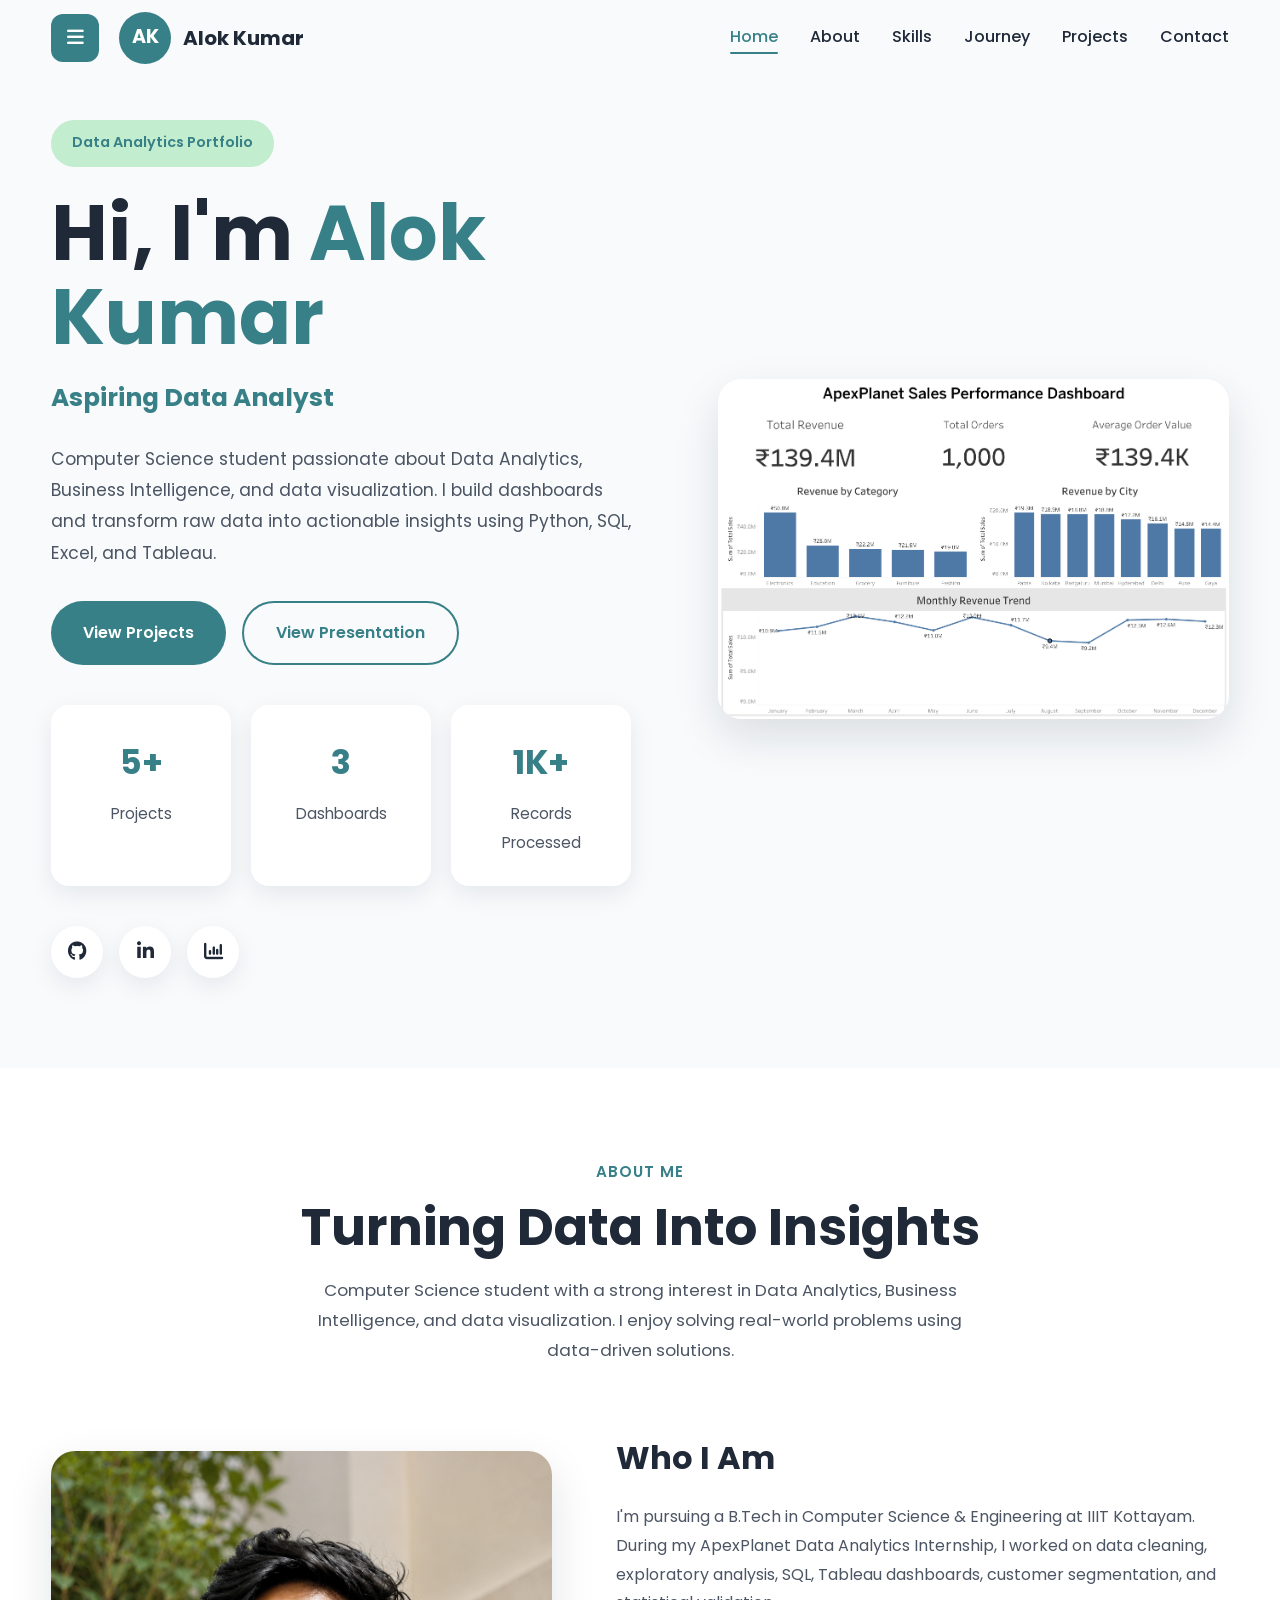
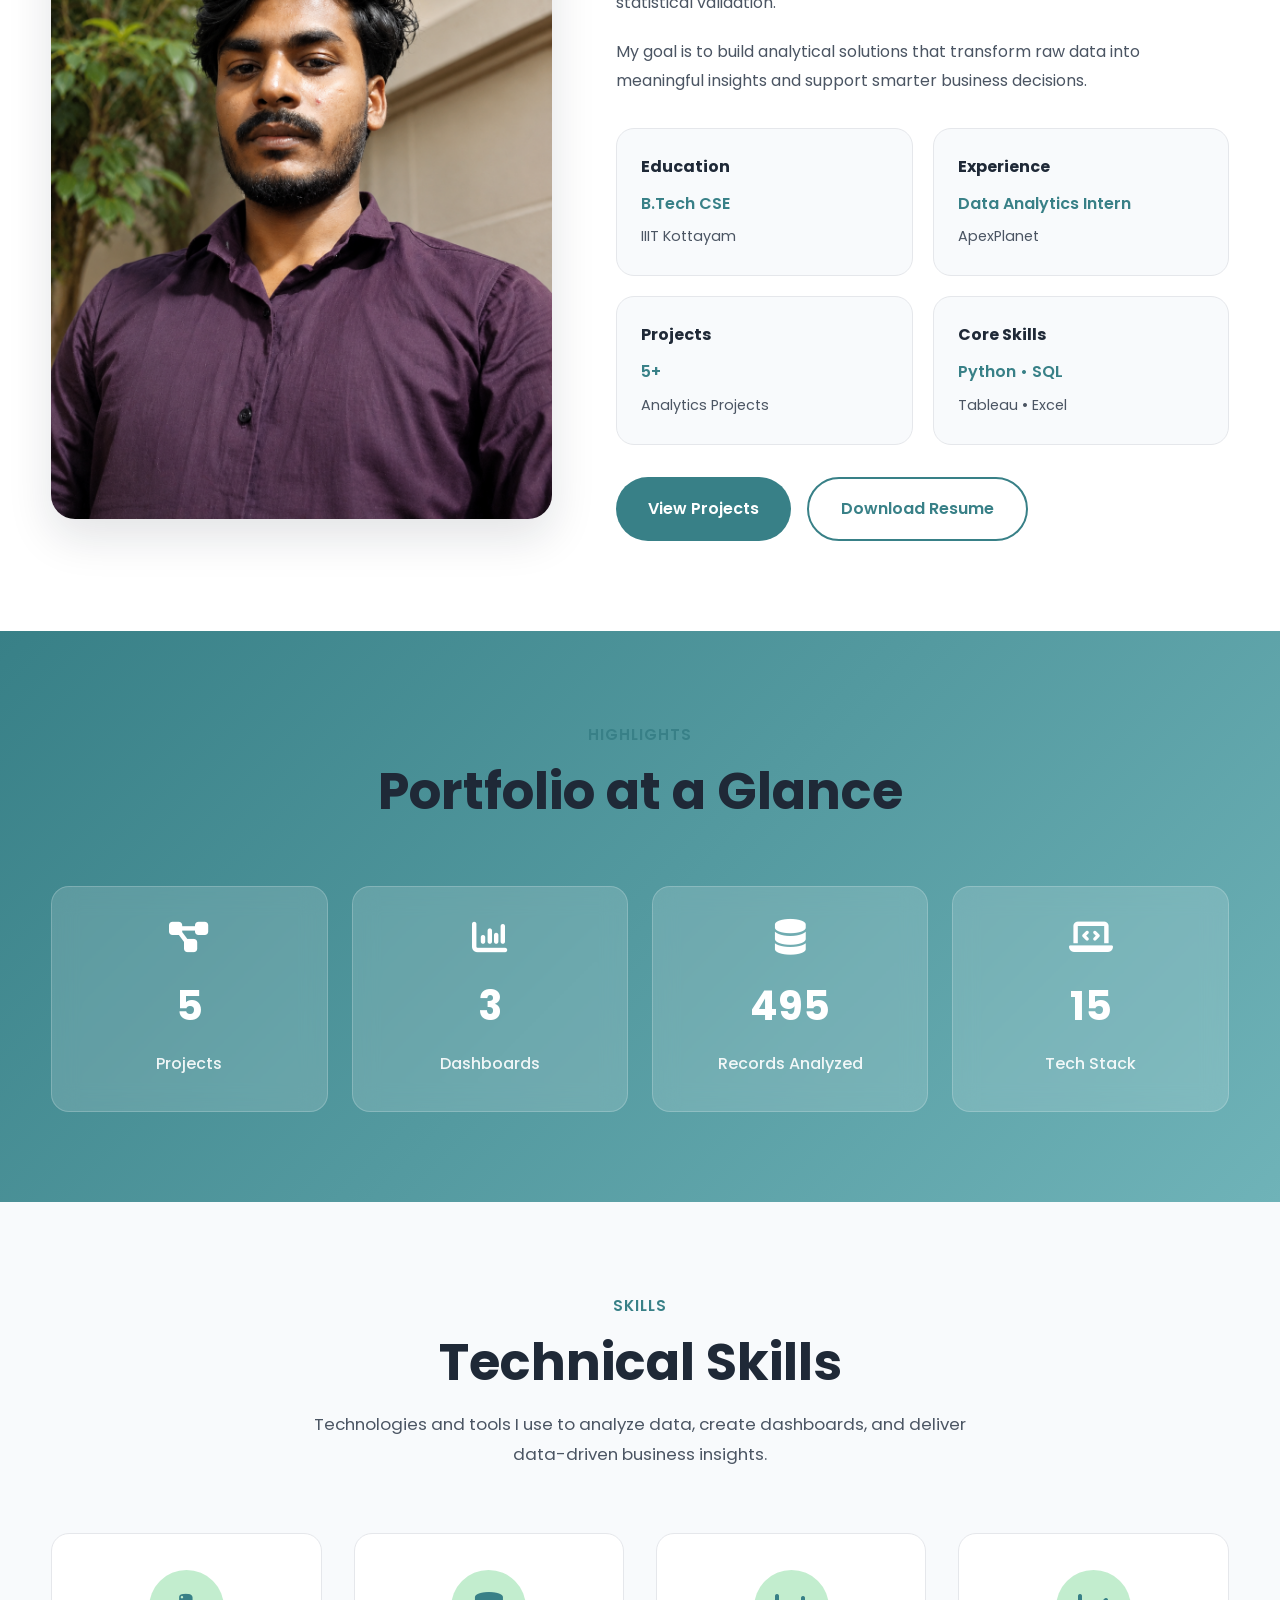
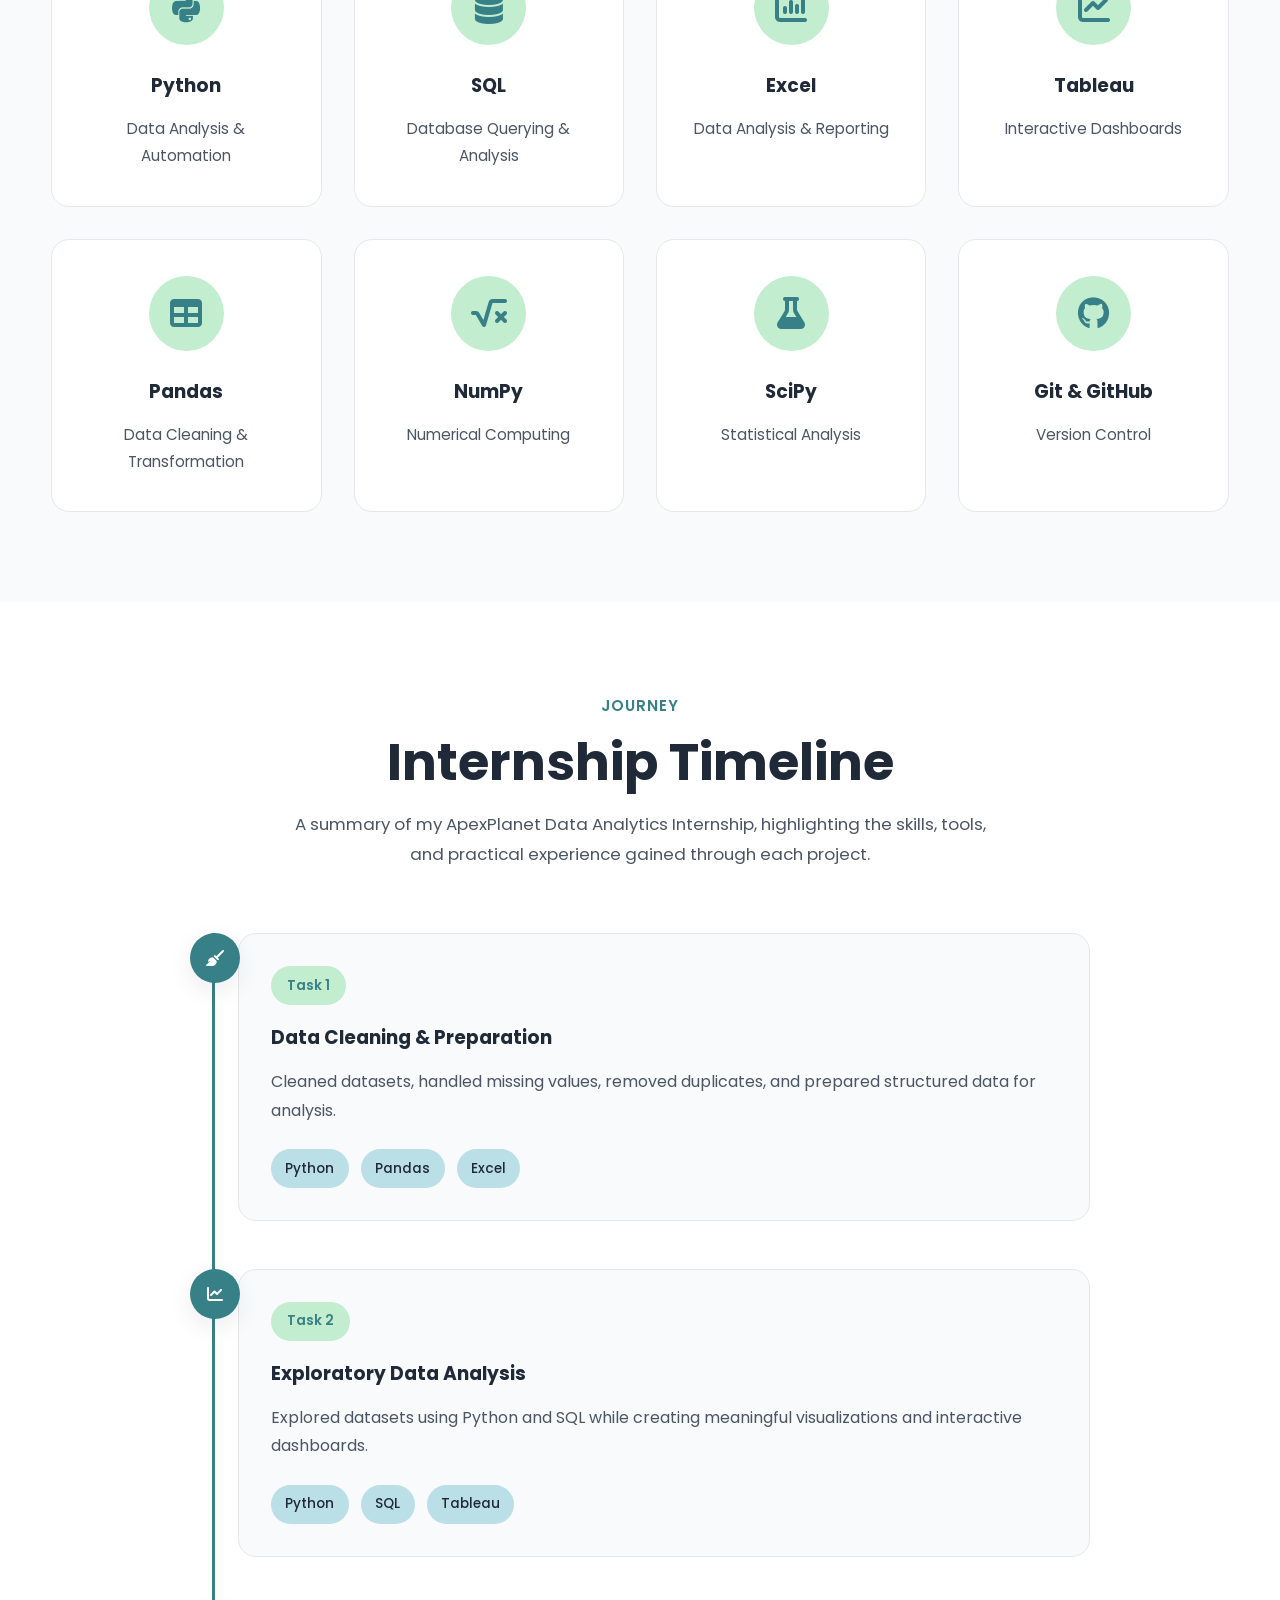
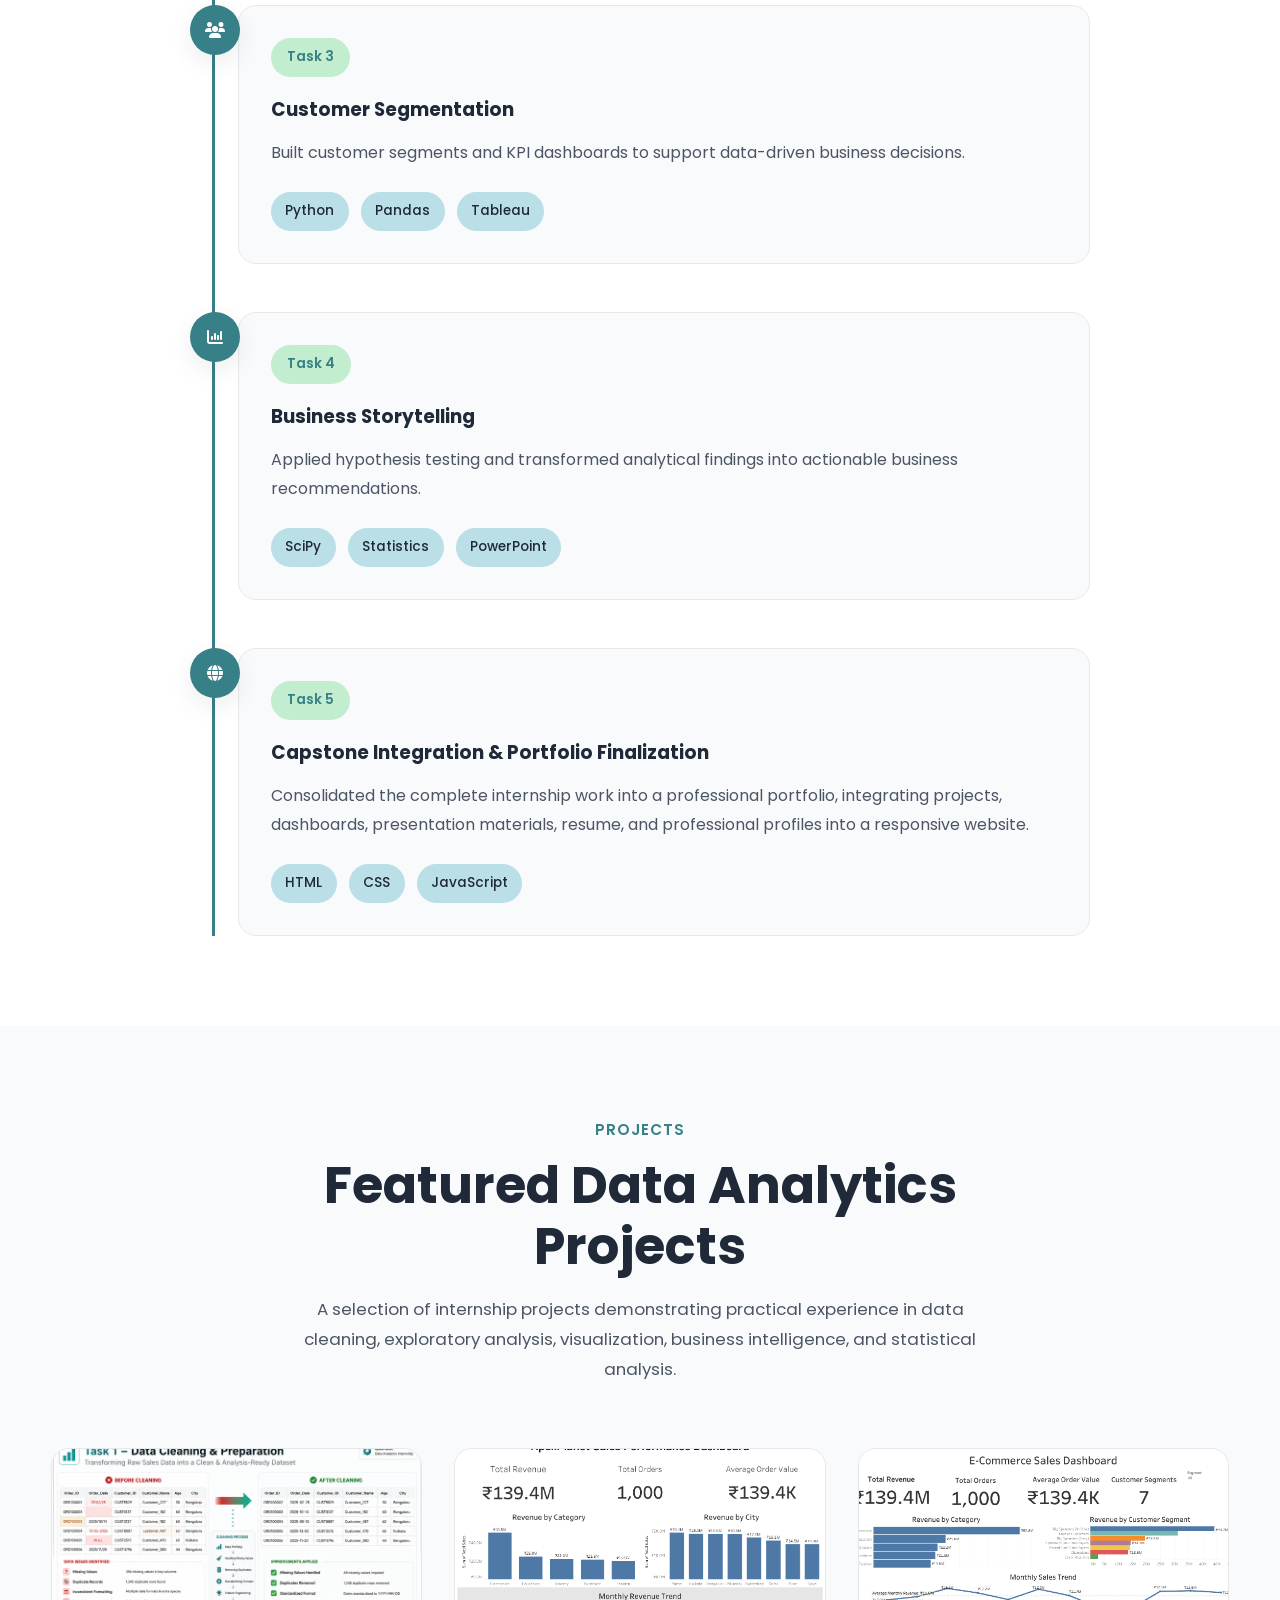
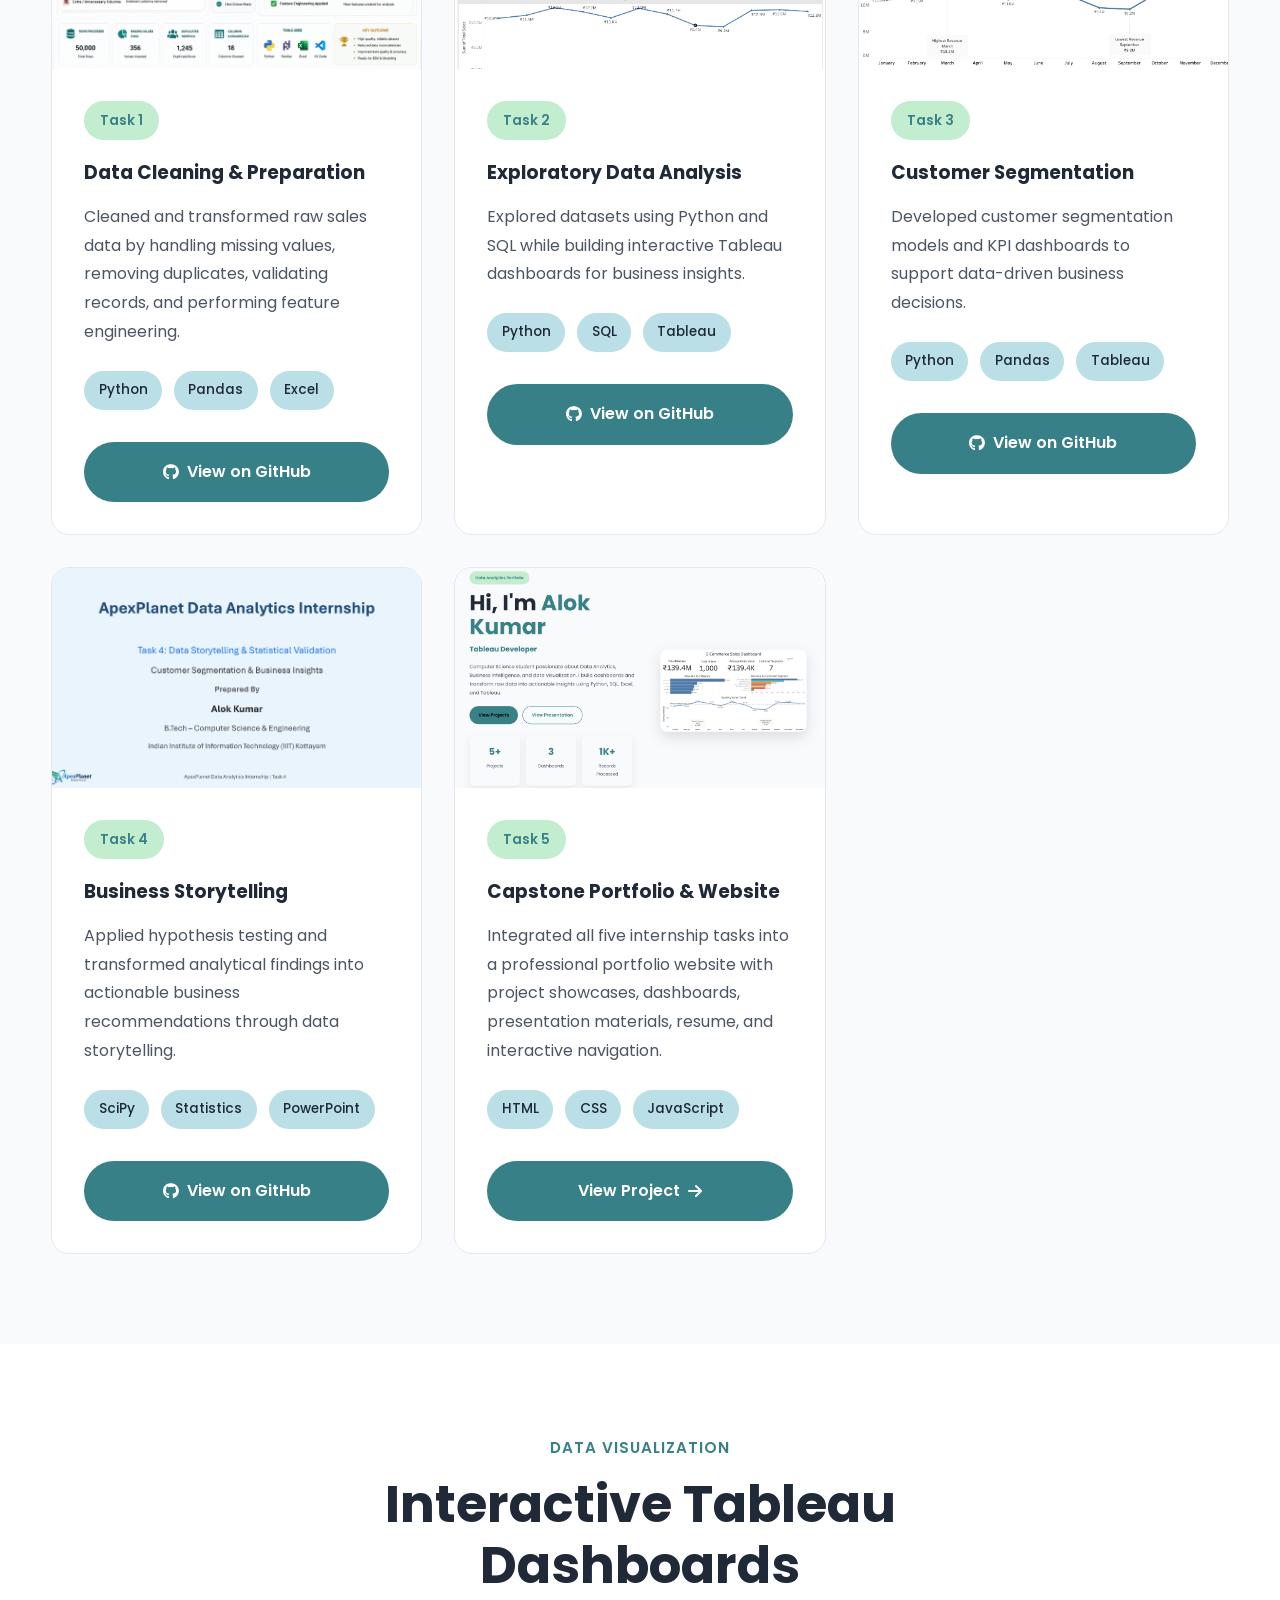
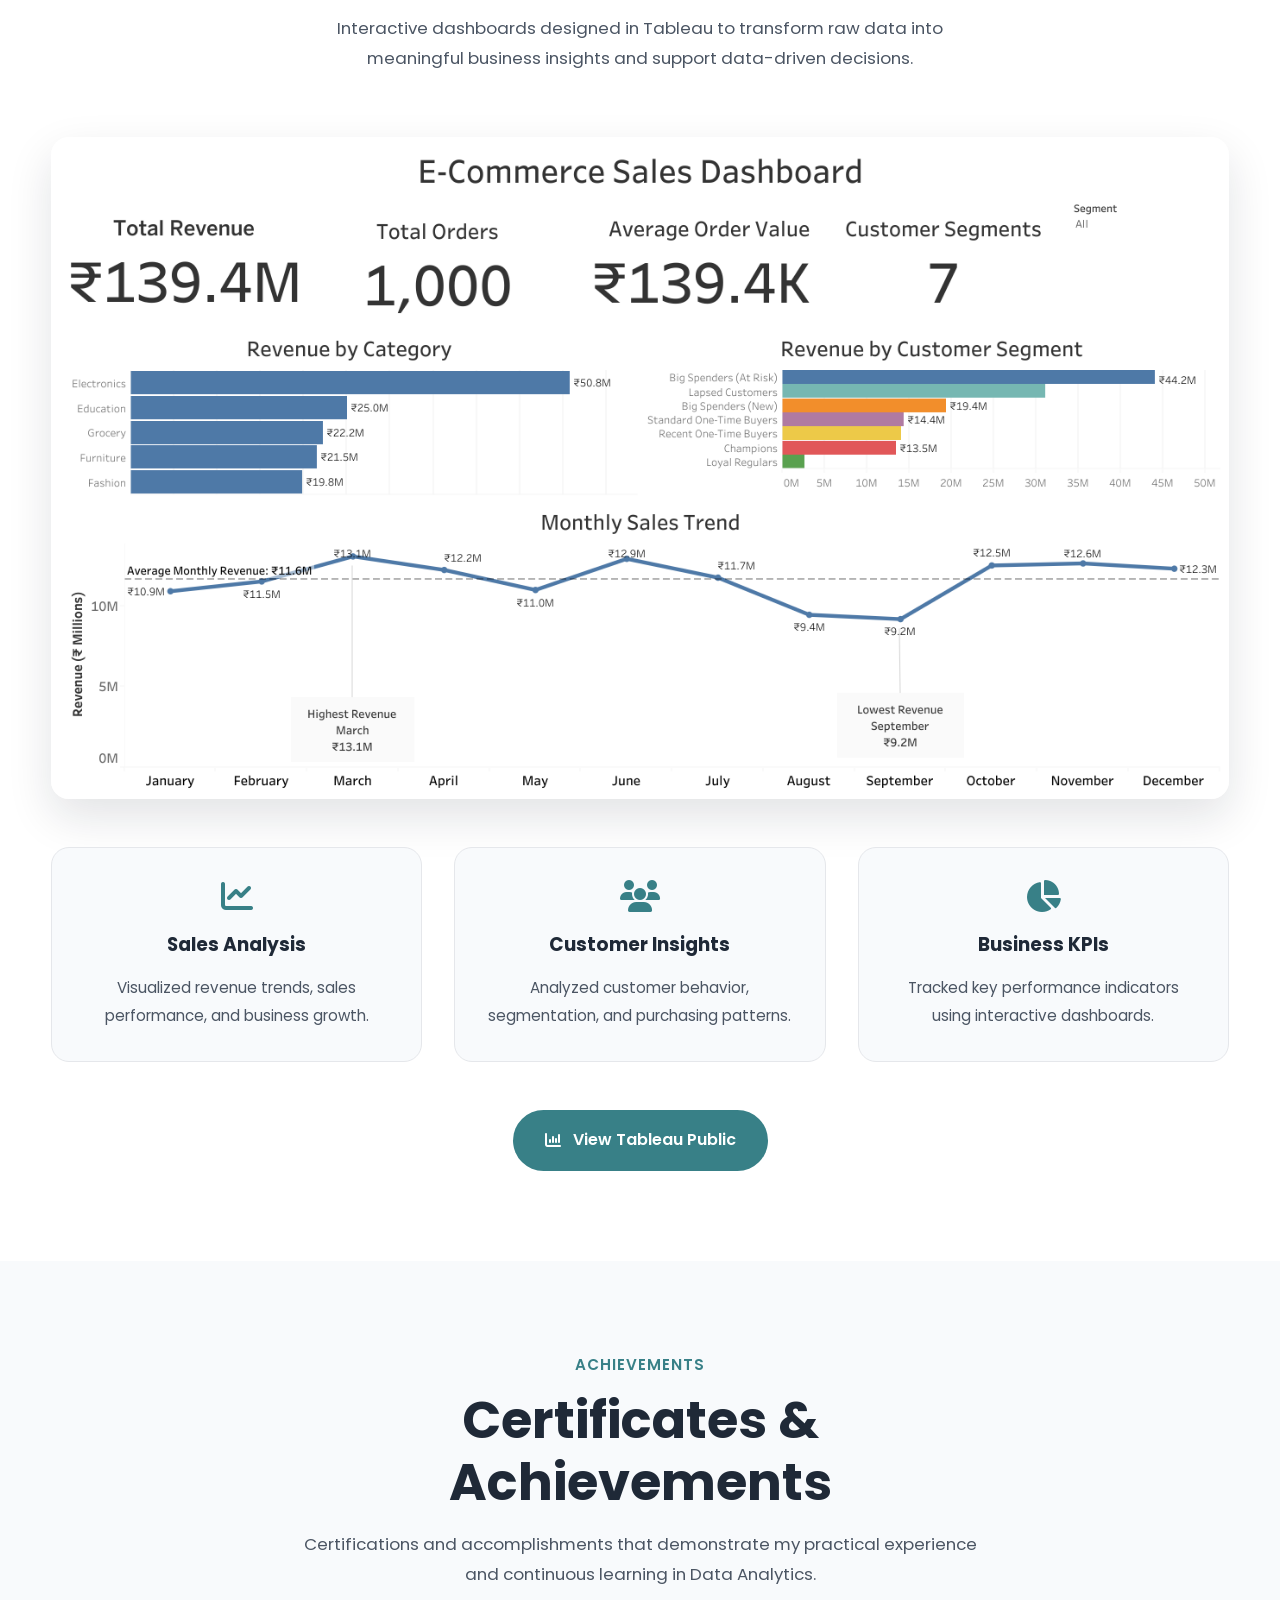
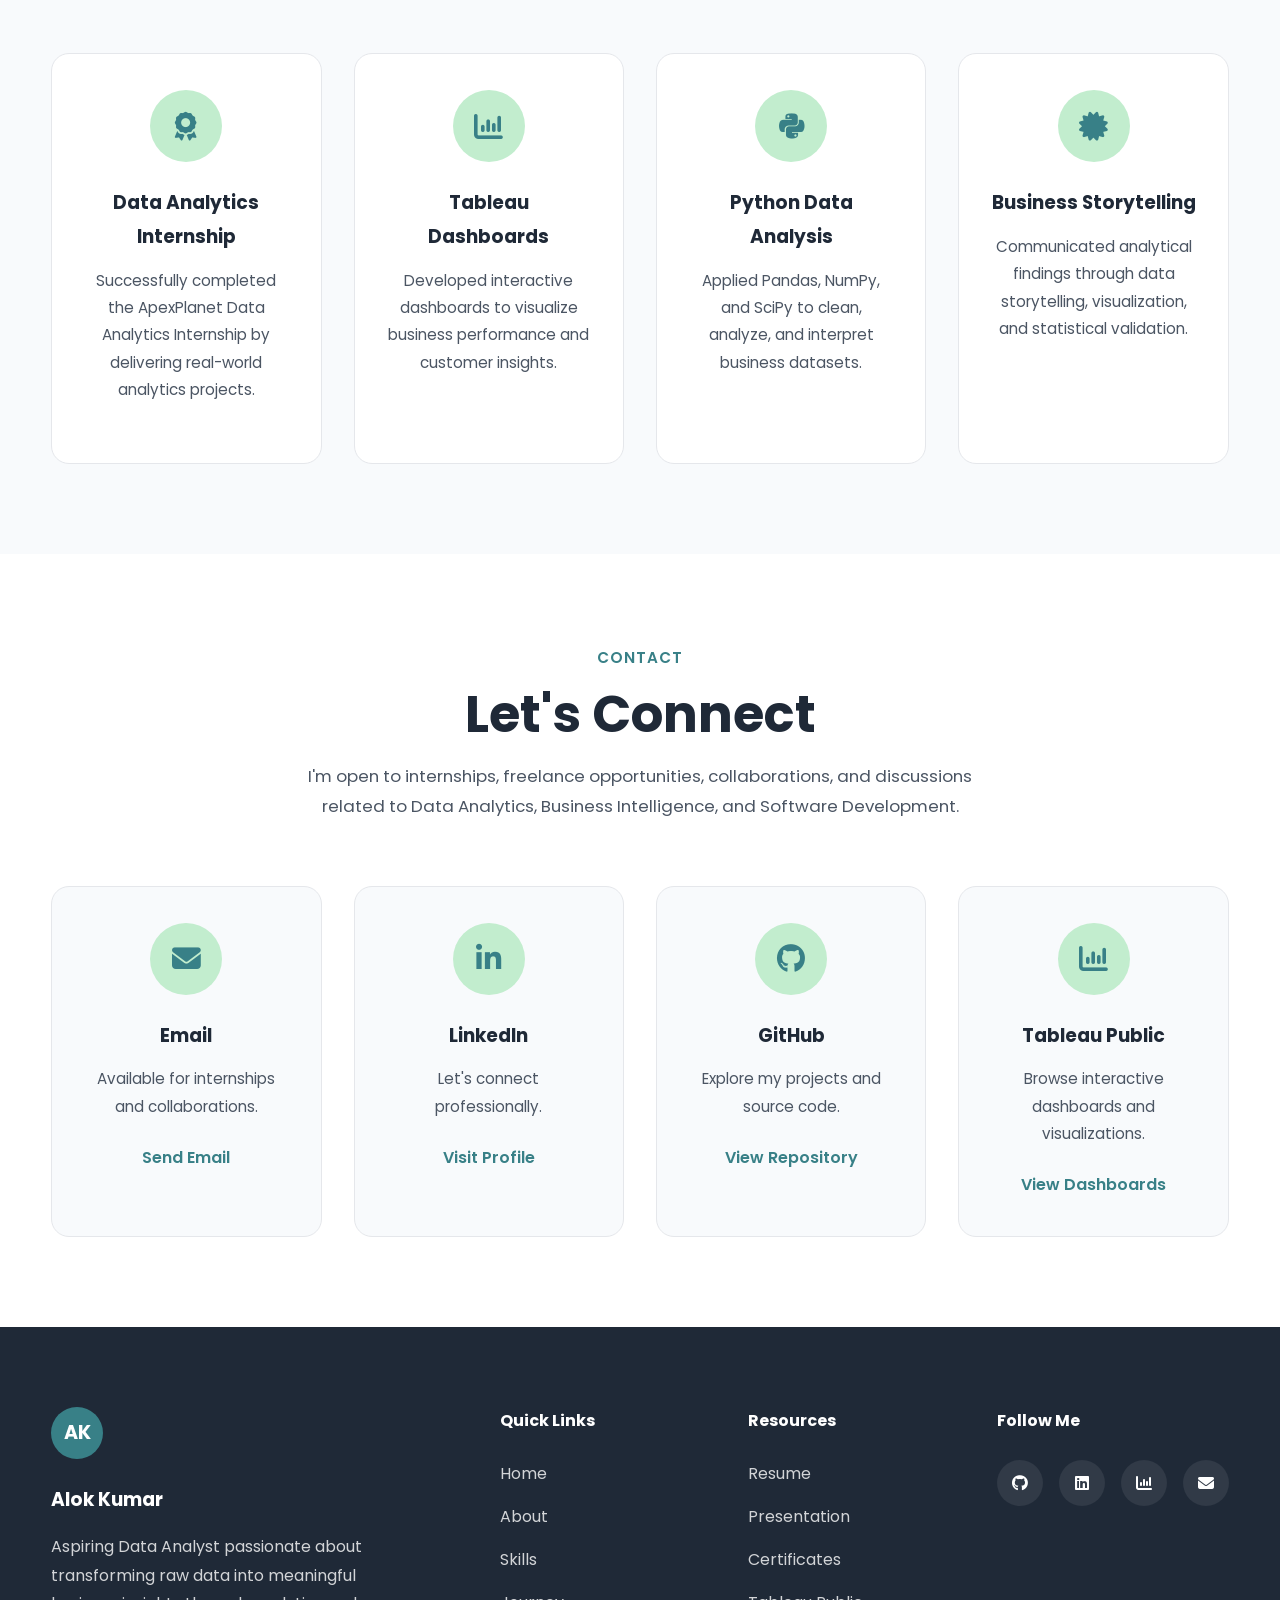
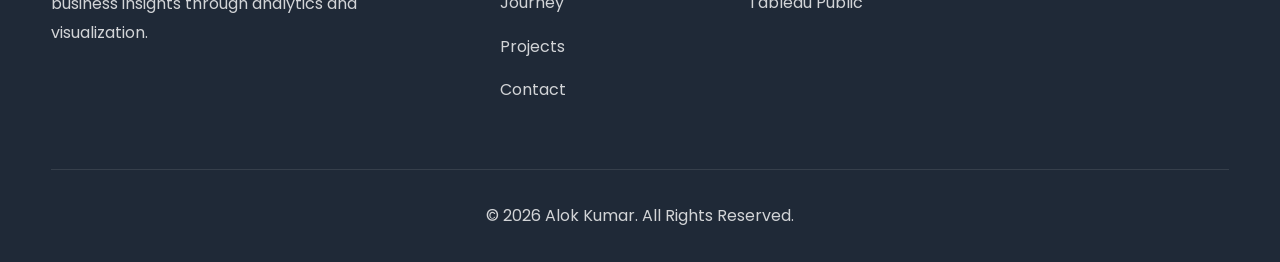
<file: index.html>
<!doctype html>
<html lang="en">
  <head>
    <meta charset="UTF-8" />
    <meta name="viewport" content="width=device-width, initial-scale=1.0" />
    <meta
      name="description"
      content="Portfolio of Alok Kumar showcasing Data Analytics projects, Python, SQL, Tableau, Excel, dashboards, data visualization, and internship experience."
    />
    <meta
      name="keywords"
      content="Alok Kumar, Data Analyst, Data Analytics Portfolio, Python, SQL, Tableau, Excel, Pandas, NumPy, Power BI, Business Intelligence, Data Visualization"
    />
    <meta name="author" content="Alok Kumar" />
    <meta name="robots" content="index,follow" />
    <meta name="theme-color" content="#388087" />
    <title>Alok Kumar | Data Analytics Portfolio</title>
    <meta property="og:title" content="Alok Kumar | Data Analytics Portfolio" />
    <meta
      property="og:description"
      content="Portfolio showcasing Data Analytics projects, Python, SQL, Tableau dashboards, Excel, and internship work."
    />
    <meta property="og:type" content="website" />
    <meta property="og:image" content="assets/images/preview.png" />
    <meta property="og:image:width" content="1200" />
    <meta property="og:image:height" content="630" />
    <meta name="twitter:card" content="summary_large_image" />
    <meta
      name="twitter:title"
      content="Alok Kumar | Data Analytics Portfolio"
    />
    <meta
      name="twitter:description"
      content="Portfolio showcasing Data Analytics projects, dashboards, Python, SQL, and Tableau."
    />
    <meta name="twitter:image" content="assets/images/preview.png" />
    <link rel="icon" type="image/x-icon" href="assets/images/favicon.ico" />
    <link rel="preconnect" href="https://fonts.googleapis.com" />
    <link rel="preconnect" href="https://fonts.gstatic.com" crossorigin />
    <link
      href="https://fonts.googleapis.com/css2?family=Poppins:wght@300;400;500;600;700;800&display=swap"
      rel="stylesheet"
    />
    <link
      rel="stylesheet"
      href="https://cdnjs.cloudflare.com/ajax/libs/font-awesome/6.7.2/css/all.min.css"
    />
    <link rel="stylesheet" href="style.css" />
  </head>
  <body>
    <header class="header">
      <div class="container">
        <nav class="navbar" aria-label="Primary Navigation">
          <button
            id="menu-btn"
            class="menu-btn"
            type="button"
            aria-label="Toggle navigation"
            aria-expanded="false"
            aria-controls="primary-navigation"
          >
            <i class="fa-solid fa-bars" aria-hidden="true"></i>
          </button>
          <a href="#home" class="logo" aria-label="Alok Kumar Portfolio"
            ><span>AK</span><strong>Alok Kumar</strong></a
          >
          <ul class="nav-links" id="primary-navigation">
            <li><a href="#home" class="nav-link active">Home</a></li>
            <li><a href="#about" class="nav-link">About</a></li>
            <li><a href="#skills" class="nav-link">Skills</a></li>
            <li><a href="#timeline" class="nav-link">Journey</a></li>
            <li><a href="#projects" class="nav-link">Projects</a></li>
            <li><a href="#contact" class="nav-link">Contact</a></li>
          </ul>
        </nav>
      </div>
    </header>

    <main>
      <section id="home" class="hero">
        <div class="container hero-content">
          <div class="hero-text">
            <span class="hero-badge">Data Analytics Portfolio</span>
            <h1>Hi, I'm <span>Alok Kumar</span></h1>
            <h2 aria-live="polite"><span id="typing"></span></h2>
            <p>
              Computer Science student passionate about Data Analytics, Business
              Intelligence, and data visualization. I build dashboards and
              transform raw data into actionable insights using Python, SQL,
              Excel, and Tableau.
            </p>
            <div class="hero-buttons">
              <a href="#projects" class="btn btn-primary">View Projects</a>
              <a
                href="assets/pdf/final_presentation.pdf"
                class="btn btn-outline"
                target="_blank"
                rel="noopener noreferrer"
                >View Presentation</a
              >
            </div>
            <div class="hero-stats">
              <article class="stat-card">
                <h3>5+</h3>
                <span>Projects</span>
              </article>
              <article class="stat-card">
                <h3>3</h3>
                <span>Dashboards</span>
              </article>
              <article class="stat-card">
                <h3>1K+</h3>
                <span>Records Processed</span>
              </article>
            </div>
            <div class="social-links">
              <a
                href="https://github.com/alokkumar-dotcom"
                target="_blank"
                rel="noopener noreferrer"
                aria-label="GitHub"
                ><i class="fa-brands fa-github" aria-hidden="true"></i
              ></a>
              <a
                href="https://www.linkedin.com/in/alok-kumar-b19a2835b/"
                target="_blank"
                rel="noopener noreferrer"
                aria-label="LinkedIn"
                ><i class="fa-brands fa-linkedin-in" aria-hidden="true"></i
              ></a>
              <a
                href="https://public.tableau.com/app/profile/alok.kumar3178"
                target="_blank"
                rel="noopener noreferrer"
                aria-label="Tableau Public"
                ><i class="fa-solid fa-chart-column" aria-hidden="true"></i
              ></a>
            </div>
          </div>
          <div class="hero-image">
            <img
              id="heroSlider"
              src="assets/images/task2.png"
              alt="Interactive data analytics dashboard"
              loading="eager"
              draggable="false"
            />
          </div>
        </div>
      </section>

      <section id="about" class="about">
        <div class="container">
          <div class="section-title">
            <span>About Me</span>
            <h2>Turning Data Into Insights</h2>
            <p>
              Computer Science student with a strong interest in Data Analytics,
              Business Intelligence, and data visualization. I enjoy solving
              real-world problems using data-driven solutions.
            </p>
          </div>
          <div class="about-content">
            <div class="about-image">
              <img
                src="assets/images/profile.png"
                alt="Alok Kumar"
                loading="lazy"
                draggable="false"
              />
            </div>
            <div class="about-info">
              <h3>Who I Am</h3>
              <p>
                I'm pursuing a B.Tech in Computer Science & Engineering at IIIT
                Kottayam. During my ApexPlanet Data Analytics Internship, I
                worked on data cleaning, exploratory analysis, SQL, Tableau
                dashboards, customer segmentation, and statistical validation.
              </p>
              <p>
                My goal is to build analytical solutions that transform raw data
                into meaningful insights and support smarter business decisions.
              </p>
              <div class="about-grid">
                <article class="about-card">
                  <h4>Education</h4>
                  <p>B.Tech CSE</p>
                  <span>IIIT Kottayam</span>
                </article>
                <article class="about-card">
                  <h4>Experience</h4>
                  <p>Data Analytics Intern</p>
                  <span>ApexPlanet</span>
                </article>
                <article class="about-card">
                  <h4>Projects</h4>
                  <p>5+</p>
                  <span>Analytics Projects</span>
                </article>
                <article class="about-card">
                  <h4>Core Skills</h4>
                  <p>Python • SQL</p>
                  <span>Tableau • Excel</span>
                </article>
              </div>
              <div class="about-buttons">
                <a href="#projects" class="btn btn-primary">View Projects</a>
                <a
                  href="assets/pdf/resume.pdf"
                  target="_blank"
                  rel="noopener noreferrer"
                  class="btn btn-outline"
                  >Download Resume</a
                >
              </div>
            </div>
          </div>
        </div>
      </section>

      <section class="stats" id="stats" aria-labelledby="stats-title">
        <div class="container">
          <div class="section-title">
            <span>Highlights</span>
            <h2 id="stats-title">Portfolio at a Glance</h2>
          </div>
          <div class="stats-grid">
            <article class="stats-card">
              <i class="fa-solid fa-diagram-project" aria-hidden="true"></i>
              <h3 class="counter" data-target="5">0</h3>
              <p>Projects</p>
            </article>
            <article class="stats-card">
              <i class="fa-solid fa-chart-column" aria-hidden="true"></i>
              <h3 class="counter" data-target="3">0</h3>
              <p>Dashboards</p>
            </article>
            <article class="stats-card">
              <i class="fa-solid fa-database" aria-hidden="true"></i>
              <h3 class="counter" data-target="1000">0</h3>
              <p>Records Analyzed</p>
            </article>
            <article class="stats-card">
              <i class="fa-solid fa-laptop-code" aria-hidden="true"></i>
              <h3 class="counter" data-target="15">0</h3>
              <p>Tech Stack</p>
            </article>
          </div>
        </div>
      </section>

      <section id="skills" class="skills" aria-labelledby="skills-title">
        <div class="container">
          <div class="section-title">
            <span>Skills</span>
            <h2 id="skills-title">Technical Skills</h2>
            <p>
              Technologies and tools I use to analyze data, create dashboards,
              and deliver data-driven business insights.
            </p>
          </div>
          <div class="skills-grid">
            <article class="skill-card">
              <div class="skill-icon">
                <i class="fa-brands fa-python" aria-hidden="true"></i>
              </div>
              <h3>Python</h3>
              <p>Data Analysis & Automation</p>
            </article>
            <article class="skill-card">
              <div class="skill-icon">
                <i class="fa-solid fa-database" aria-hidden="true"></i>
              </div>
              <h3>SQL</h3>
              <p>Database Querying & Analysis</p>
            </article>
            <article class="skill-card">
              <div class="skill-icon">
                <i class="fa-solid fa-chart-column" aria-hidden="true"></i>
              </div>
              <h3>Excel</h3>
              <p>Data Analysis & Reporting</p>
            </article>
            <article class="skill-card">
              <div class="skill-icon">
                <i class="fa-solid fa-chart-line" aria-hidden="true"></i>
              </div>
              <h3>Tableau</h3>
              <p>Interactive Dashboards</p>
            </article>
            <article class="skill-card">
              <div class="skill-icon">
                <i class="fa-solid fa-table" aria-hidden="true"></i>
              </div>
              <h3>Pandas</h3>
              <p>Data Cleaning & Transformation</p>
            </article>
            <article class="skill-card">
              <div class="skill-icon">
                <i
                  class="fa-solid fa-square-root-variable"
                  aria-hidden="true"
                ></i>
              </div>
              <h3>NumPy</h3>
              <p>Numerical Computing</p>
            </article>
            <article class="skill-card">
              <div class="skill-icon">
                <i class="fa-solid fa-flask" aria-hidden="true"></i>
              </div>
              <h3>SciPy</h3>
              <p>Statistical Analysis</p>
            </article>
            <article class="skill-card">
              <div class="skill-icon">
                <i class="fa-brands fa-github" aria-hidden="true"></i>
              </div>
              <h3>Git & GitHub</h3>
              <p>Version Control</p>
            </article>
          </div>
        </div>
      </section>

      <section id="timeline" class="journey" aria-labelledby="journey-title">
        <div class="container">
          <div class="section-title">
            <span>Journey</span>
            <h2 id="journey-title">Internship Timeline</h2>
            <p>
              A summary of my ApexPlanet Data Analytics Internship, highlighting
              the skills, tools, and practical experience gained through each
              project.
            </p>
          </div>
          <div class="timeline">
            <article class="timeline-item">
              <div class="timeline-dot">
                <i class="fa-solid fa-broom" aria-hidden="true"></i>
              </div>
              <div class="timeline-card">
                <span class="timeline-badge">Task 1</span>
                <h3>Data Cleaning & Preparation</h3>
                <p>
                  Cleaned datasets, handled missing values, removed duplicates,
                  and prepared structured data for analysis.
                </p>
                <div class="timeline-tags">
                  <span>Python</span><span>Pandas</span><span>Excel</span>
                </div>
              </div>
            </article>
            <article class="timeline-item">
              <div class="timeline-dot">
                <i class="fa-solid fa-chart-line" aria-hidden="true"></i>
              </div>
              <div class="timeline-card">
                <span class="timeline-badge">Task 2</span>
                <h3>Exploratory Data Analysis</h3>
                <p>
                  Explored datasets using Python and SQL while creating
                  meaningful visualizations and interactive dashboards.
                </p>
                <div class="timeline-tags">
                  <span>Python</span><span>SQL</span><span>Tableau</span>
                </div>
              </div>
            </article>
            <article class="timeline-item">
              <div class="timeline-dot">
                <i class="fa-solid fa-users" aria-hidden="true"></i>
              </div>
              <div class="timeline-card">
                <span class="timeline-badge">Task 3</span>
                <h3>Customer Segmentation</h3>
                <p>
                  Built customer segments and KPI dashboards to support
                  data-driven business decisions.
                </p>
                <div class="timeline-tags">
                  <span>Python</span><span>Pandas</span><span>Tableau</span>
                </div>
              </div>
            </article>
            <article class="timeline-item">
              <div class="timeline-dot">
                <i class="fa-solid fa-chart-column" aria-hidden="true"></i>
              </div>
              <div class="timeline-card">
                <span class="timeline-badge">Task 4</span>
                <h3>Business Storytelling</h3>
                <p>
                  Applied hypothesis testing and transformed analytical findings
                  into actionable business recommendations.
                </p>
                <div class="timeline-tags">
                  <span>SciPy</span><span>Statistics</span
                  ><span>PowerPoint</span>
                </div>
              </div>
            </article>
            <article class="timeline-item">
              <div class="timeline-dot">
                <i class="fa-solid fa-globe" aria-hidden="true"></i>
              </div>
              <div class="timeline-card">
                <span class="timeline-badge">Task 5</span>
                <h3>Capstone Integration & Portfolio Finalization</h3>
                <p>
                  Consolidated the complete internship work into a professional portfolio, integrating projects,
                   dashboards, presentation materials, resume, and professional profiles into a responsive website.
                </p>
                <div class="timeline-tags">
                  <span>HTML</span><span>CSS</span><span>JavaScript</span>
                </div>
              </div>
            </article>
          </div>
        </div>
      </section>

      <section id="projects" class="projects" aria-labelledby="projects-title">
        <div class="container">
          <div class="section-title">
            <span>Projects</span>
            <h2 id="projects-title">Featured Data Analytics Projects</h2>
            <p>
              A selection of internship projects demonstrating practical
              experience in data cleaning, exploratory analysis, visualization,
              business intelligence, and statistical analysis.
            </p>
          </div>
          <div class="projects-grid">
            <article class="project-card">
              <div class="project-image">
                <img
                  src="assets/images/task1.png"
                  alt="Data Cleaning and Preparation Project"
                  loading="lazy"
                  draggable="false"
                />
              </div>
              <div class="project-content">
                <span class="project-badge">Task 1</span>
                <h3>Data Cleaning & Preparation</h3>
                <p>
                  Cleaned and transformed raw sales data by handling missing
                  values, removing duplicates, validating records, and
                  performing feature engineering.
                </p>
                <div class="project-tags">
                  <span>Python</span><span>Pandas</span><span>Excel</span>
                </div>
                <a
                  href="https://github.com/alokkumar-dotcom/ApexPlanet-DataAnalytics-Task1"
                  class="btn btn-primary"
                  target="_blank"
                  rel="noopener noreferrer"
                  aria-label="View Task 1 on GitHub"
                  ><i class="fa-brands fa-github" aria-hidden="true"></i> View
                  on GitHub</a
                >
              </div>
            </article>
            <article class="project-card">
              <div class="project-image">
                <img
                  src="assets/images/task2.png"
                  alt="Exploratory Data Analysis Project"
                  loading="lazy"
                  draggable="false"
                />
              </div>
              <div class="project-content">
                <span class="project-badge">Task 2</span>
                <h3>Exploratory Data Analysis</h3>
                <p>
                  Explored datasets using Python and SQL while building
                  interactive Tableau dashboards for business insights.
                </p>
                <div class="project-tags">
                  <span>Python</span><span>SQL</span><span>Tableau</span>
                </div>
                <a
                  href="https://github.com/alokkumar-dotcom/ApexPlanet-DataAnalytics-Task2"
                  class="btn btn-primary"
                  target="_blank"
                  rel="noopener noreferrer"
                  aria-label="View Task 2 on GitHub"
                  ><i class="fa-brands fa-github" aria-hidden="true"></i> View
                  on GitHub</a
                >
              </div>
            </article>
            <article class="project-card">
              <div class="project-image">
                <img
                  src="assets/images/task3.png"
                  alt="Customer Segmentation Project"
                  loading="lazy"
                  draggable="false"
                />
              </div>
              <div class="project-content">
                <span class="project-badge">Task 3</span>
                <h3>Customer Segmentation</h3>
                <p>
                  Developed customer segmentation models and KPI dashboards to
                  support data-driven business decisions.
                </p>
                <div class="project-tags">
                  <span>Python</span><span>Pandas</span><span>Tableau</span>
                </div>
                <a
                  href="https://github.com/alokkumar-dotcom/ApexPlanet-DataAnalytics-Task3"
                  class="btn btn-primary"
                  target="_blank"
                  rel="noopener noreferrer"
                  aria-label="View Task 3 on GitHub"
                  ><i class="fa-brands fa-github" aria-hidden="true"></i> View
                  on GitHub</a
                >
              </div>
            </article>
            <article class="project-card">
              <div class="project-image">
                <img
                  src="assets/images/task4.png"
                  alt="Business Storytelling Project"
                  loading="lazy"
                  draggable="false"
                />
              </div>
              <div class="project-content">
                <span class="project-badge">Task 4</span>
                <h3>Business Storytelling</h3>
                <p>
                  Applied hypothesis testing and transformed analytical findings
                  into actionable business recommendations through data
                  storytelling.
                </p>
                <div class="project-tags">
                  <span>SciPy</span><span>Statistics</span
                  ><span>PowerPoint</span>
                </div>
                <a
                  href="https://github.com/alokkumar-dotcom/ApexPlanet-DataAnalytics-Task4"
                  class="btn btn-primary"
                  target="_blank"
                  rel="noopener noreferrer"
                  aria-label="View Task 4 on GitHub"
                  ><i class="fa-brands fa-github" aria-hidden="true"></i> View
                  on GitHub</a
                >
              </div>
            </article>
            <article class="project-card">
              <div class="project-image">
                <img
                  src="assets/images/task5.png"
                  alt="Interactive Dashboard Website"
                />
              </div>
              <div class="project-content">
                <span class="project-badge">Task 5</span>
                <h3>Capstone Portfolio & Website</h3>
                <p>
                  Integrated all five internship tasks into a professional portfolio website with project showcases,
                   dashboards, presentation materials, resume, and interactive navigation.
                </p>
                <div class="project-tags">
                  <span>HTML</span><span>CSS</span><span>JavaScript</span>
                </div>
                <a href="task5.html" class="btn btn-primary"
                  >View Project <i class="fa-solid fa-arrow-right"></i
                ></a>
              </div>
            </article>
          </div>
        </div>
      </section>

      <section id="tableau" class="tableau" aria-labelledby="tableau-title">
        <div class="container">
          <div class="section-title">
            <span>Data Visualization</span>
            <h2 id="tableau-title">Interactive Tableau Dashboards</h2>
            <p>
              Interactive dashboards designed in Tableau to transform raw data
              into meaningful business insights and support data-driven
              decisions.
            </p>
          </div>
          <div class="dashboard-preview">
            <img
              src="assets/images/tableau-dashboard.png"
              alt="Interactive Tableau Dashboard"
              loading="lazy"
              draggable="false"
            />
          </div>
          <div class="dashboard-grid">
            <article class="dashboard-card">
              <i class="fa-solid fa-chart-line" aria-hidden="true"></i>
              <h3>Sales Analysis</h3>
              <p>
                Visualized revenue trends, sales performance, and business
                growth.
              </p>
            </article>
            <article class="dashboard-card">
              <i class="fa-solid fa-users" aria-hidden="true"></i>
              <h3>Customer Insights</h3>
              <p>
                Analyzed customer behavior, segmentation, and purchasing
                patterns.
              </p>
            </article>
            <article class="dashboard-card">
              <i class="fa-solid fa-chart-pie" aria-hidden="true"></i>
              <h3>Business KPIs</h3>
              <p>
                Tracked key performance indicators using interactive dashboards.
              </p>
            </article>
          </div>
          <div class="tableau-btn">
            <a
              href="https://public.tableau.com/app/profile/alok.kumar3178"
              class="btn btn-primary"
              target="_blank"
              rel="noopener noreferrer"
              aria-label="View Tableau Public Profile"
              ><i class="fa-solid fa-chart-column" aria-hidden="true"></i> View
              Tableau Public</a
            >
          </div>
        </div>
      </section>

      <section
        id="achievements"
        class="achievements"
        aria-labelledby="achievements-title"
      >
        <div class="container">
          <div class="section-title">
            <span>Achievements</span>
            <h2 id="achievements-title">Certificates & Achievements</h2>
            <p>
              Certifications and accomplishments that demonstrate my practical
              experience and continuous learning in Data Analytics.
            </p>
          </div>
          <div class="achievement-grid">
            <article class="achievement-card">
              <div class="achievement-icon">
                <i class="fa-solid fa-award" aria-hidden="true"></i>
              </div>
              <h3>Data Analytics Internship</h3>
              <p>
                Successfully completed the ApexPlanet Data Analytics Internship
                by delivering real-world analytics projects.
              </p>
            </article>
            <article class="achievement-card">
              <div class="achievement-icon">
                <i class="fa-solid fa-chart-column" aria-hidden="true"></i>
              </div>
              <h3>Tableau Dashboards</h3>
              <p>
                Developed interactive dashboards to visualize business
                performance and customer insights.
              </p>
            </article>
            <article class="achievement-card">
              <div class="achievement-icon">
                <i class="fa-brands fa-python" aria-hidden="true"></i>
              </div>
              <h3>Python Data Analysis</h3>
              <p>
                Applied Pandas, NumPy, and SciPy to clean, analyze, and
                interpret business datasets.
              </p>
            </article>
            <article class="achievement-card">
              <div class="achievement-icon">
                <i class="fa-solid fa-certificate" aria-hidden="true"></i>
              </div>
              <h3>Business Storytelling</h3>
              <p>
                Communicated analytical findings through data storytelling,
                visualization, and statistical validation.
              </p>
            </article>
          </div>
        </div>
      </section>

      <section id="contact" class="contact" aria-labelledby="contact-title">
        <div class="container">
          <div class="section-title">
            <span>Contact</span>
            <h2 id="contact-title">Let's Connect</h2>
            <p>
              I'm open to internships, freelance opportunities, collaborations,
              and discussions related to Data Analytics, Business Intelligence,
              and Software Development.
            </p>
          </div>
          <div class="contact-grid">
            <article class="contact-card">
              <div class="contact-icon">
                <i class="fa-solid fa-envelope" aria-hidden="true"></i>
              </div>
              <h3>Email</h3>
              <p>Available for internships and collaborations.</p>
              <a
                href="mailto:alok.kumar.official.ak@gmail.com"
                class="btn-contact"
                aria-label="Send Email to Alok Kumar"
                >Send Email</a
              >
            </article>
            <article class="contact-card">
              <div class="contact-icon">
                <i class="fa-brands fa-linkedin-in" aria-hidden="true"></i>
              </div>
              <h3>LinkedIn</h3>
              <p>Let's connect professionally.</p>
              <a
                href="https://www.linkedin.com/in/alok-kumar-b19a2835b/"
                target="_blank"
                rel="noopener noreferrer"
                aria-label="Visit LinkedIn Profile"
                >Visit Profile</a
              >
            </article>
            <article class="contact-card">
              <div class="contact-icon">
                <i class="fa-brands fa-github" aria-hidden="true"></i>
              </div>
              <h3>GitHub</h3>
              <p>Explore my projects and source code.</p>
              <a
                href="https://github.com/alokkumar-dotcom"
                target="_blank"
                rel="noopener noreferrer"
                aria-label="Visit GitHub Profile"
                >View Repository</a
              >
            </article>
            <article class="contact-card">
              <div class="contact-icon">
                <i class="fa-solid fa-chart-column" aria-hidden="true"></i>
              </div>
              <h3>Tableau Public</h3>
              <p>Browse interactive dashboards and visualizations.</p>
              <a
                href="https://public.tableau.com/app/profile/alok.kumar3178"
                target="_blank"
                rel="noopener noreferrer"
                aria-label="Visit Tableau Public Profile"
                >View Dashboards</a
              >
            </article>
          </div>
        </div>
      </section>
    </main>

    <footer class="footer">
      <div class="container">
        <div class="footer-content">
          <div class="footer-brand">
            <a href="#home" class="logo" aria-label="Back to Home"
              ><span>AK</span></a
            >
            <h3>Alok Kumar</h3>
            <p>
              Aspiring Data Analyst passionate about transforming raw data into
              meaningful business insights through analytics and visualization.
            </p>
          </div>
          <div class="footer-links">
            <h4>Quick Links</h4>
            <ul>
              <li><a href="#home">Home</a></li>
              <li><a href="#about">About</a></li>
              <li><a href="#skills">Skills</a></li>
              <li><a href="#timeline">Journey</a></li>
              <li><a href="#projects">Projects</a></li>
              <li><a href="#contact">Contact</a></li>
            </ul>
          </div>
          <div class="footer-links">
            <h4>Resources</h4>
            <ul>
              <li>
                <a
                  href="assets/pdf/resume.pdf"
                  target="_blank"
                  rel="noopener noreferrer"
                  >Resume</a
                >
              </li>
              <li>
                <a
                  href="assets/pdf/final_presentation.pdf"
                  target="_blank"
                  rel="noopener noreferrer"
                  >Presentation</a
                >
              </li>
              <li><a href="#achievements">Certificates</a></li>
              <li>
                <a
                  href="https://public.tableau.com/app/profile/alok.kumar3178"
                  target="_blank"
                  rel="noopener noreferrer"
                  >Tableau Public</a
                >
              </li>
            </ul>
          </div>
          <div class="footer-social">
            <h4>Follow Me</h4>
            <div class="social-icons">
              <a
                href="https://github.com/alokkumar-dotcom"
                target="_blank"
                rel="noopener noreferrer"
                aria-label="GitHub"
                ><i class="fa-brands fa-github" aria-hidden="true"></i
              ></a>
              <a
                href="https://www.linkedin.com/in/alok-kumar-b19a2835b/"
                target="_blank"
                rel="noopener noreferrer"
                aria-label="LinkedIn"
                ><i class="fa-brands fa-linkedin" aria-hidden="true"></i
              ></a>
              <a
                href="https://public.tableau.com/app/profile/alok.kumar3178"
                target="_blank"
                rel="noopener noreferrer"
                aria-label="Tableau Public"
                ><i class="fa-solid fa-chart-column" aria-hidden="true"></i
              ></a>
              <a
                href="mailto:alok.kumar.official.ak@gmail.com"
                aria-label="Send Email"
                ><i class="fa-solid fa-envelope" aria-hidden="true"></i
              ></a>
            </div>
          </div>
        </div>
        <div class="footer-bottom">
          <p>&copy; <span id="year"></span> Alok Kumar. All Rights Reserved.</p>
        </div>
      </div>
    </footer>

    <button id="topBtn" aria-label="Back to Top">
      <i class="fa-solid fa-arrow-up" aria-hidden="true"></i>
    </button>

    <script src="script.js" defer></script>
  </body>
</html>
</file>
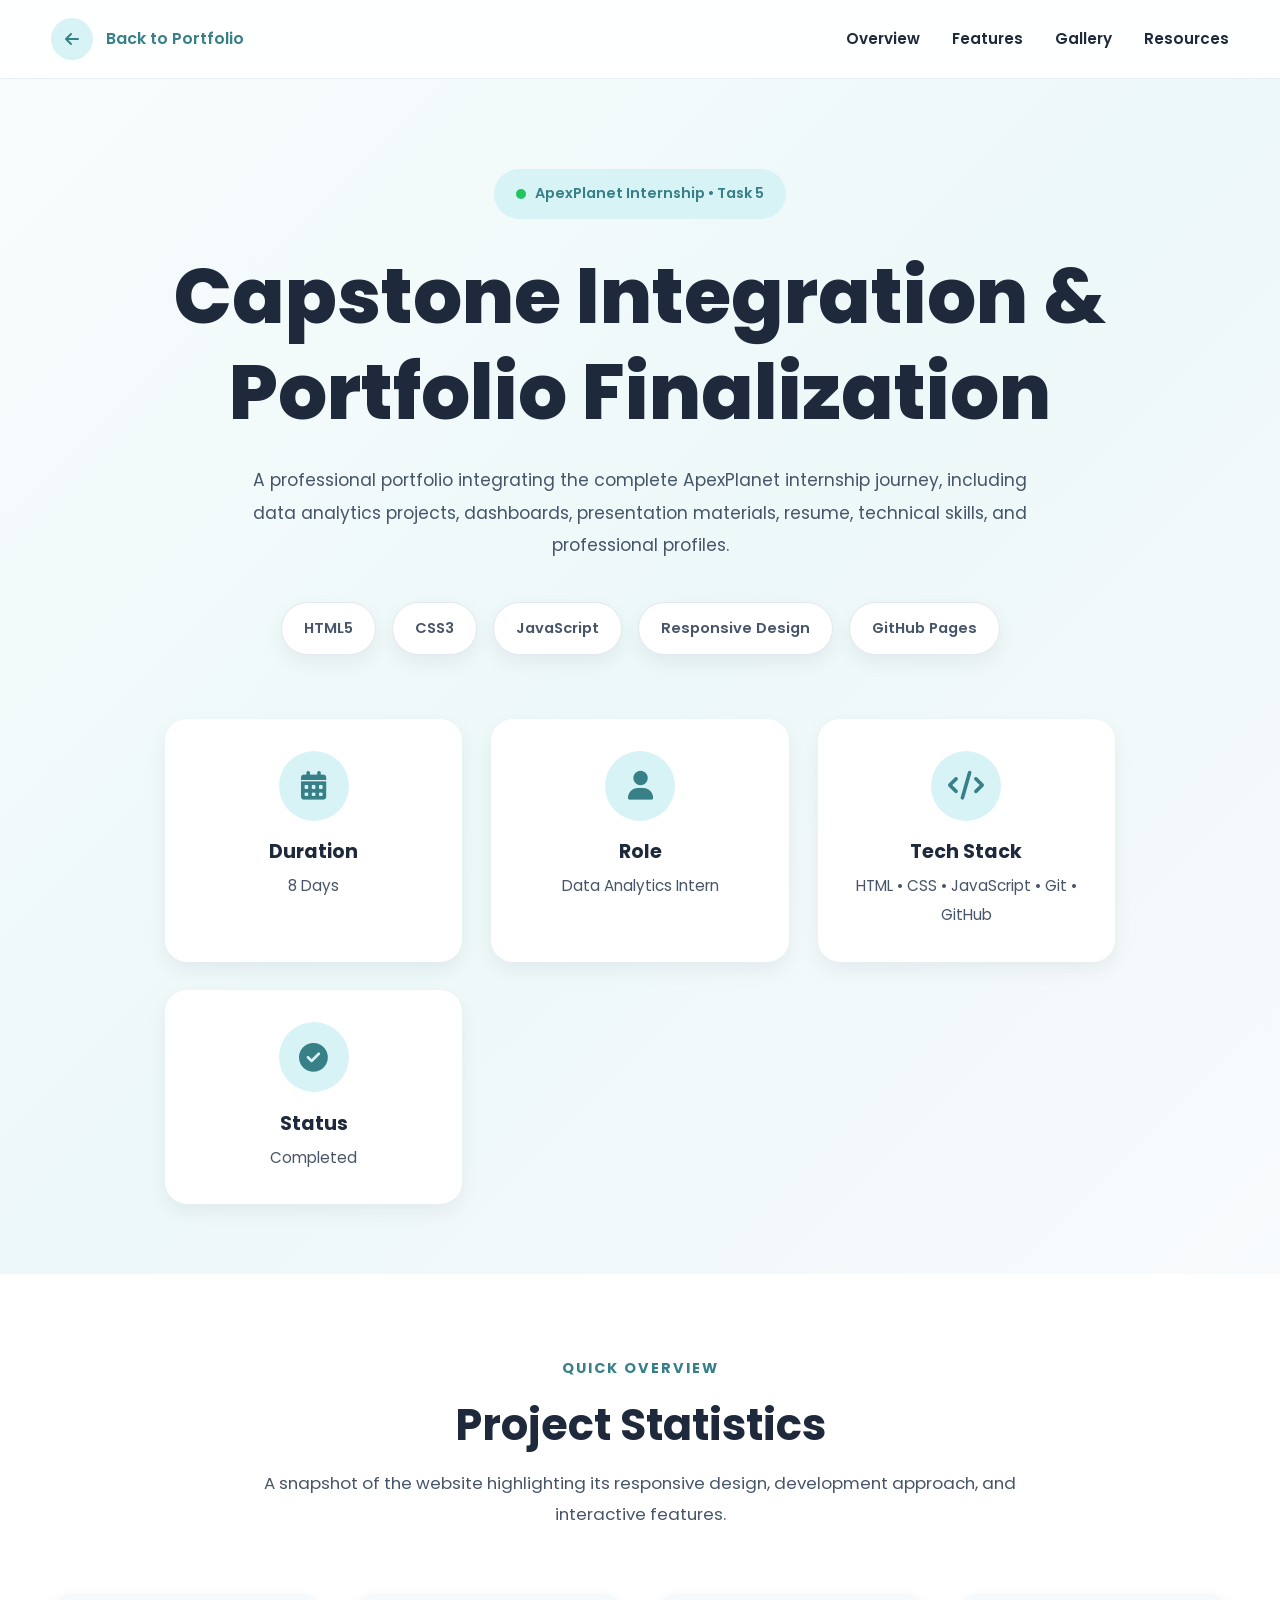
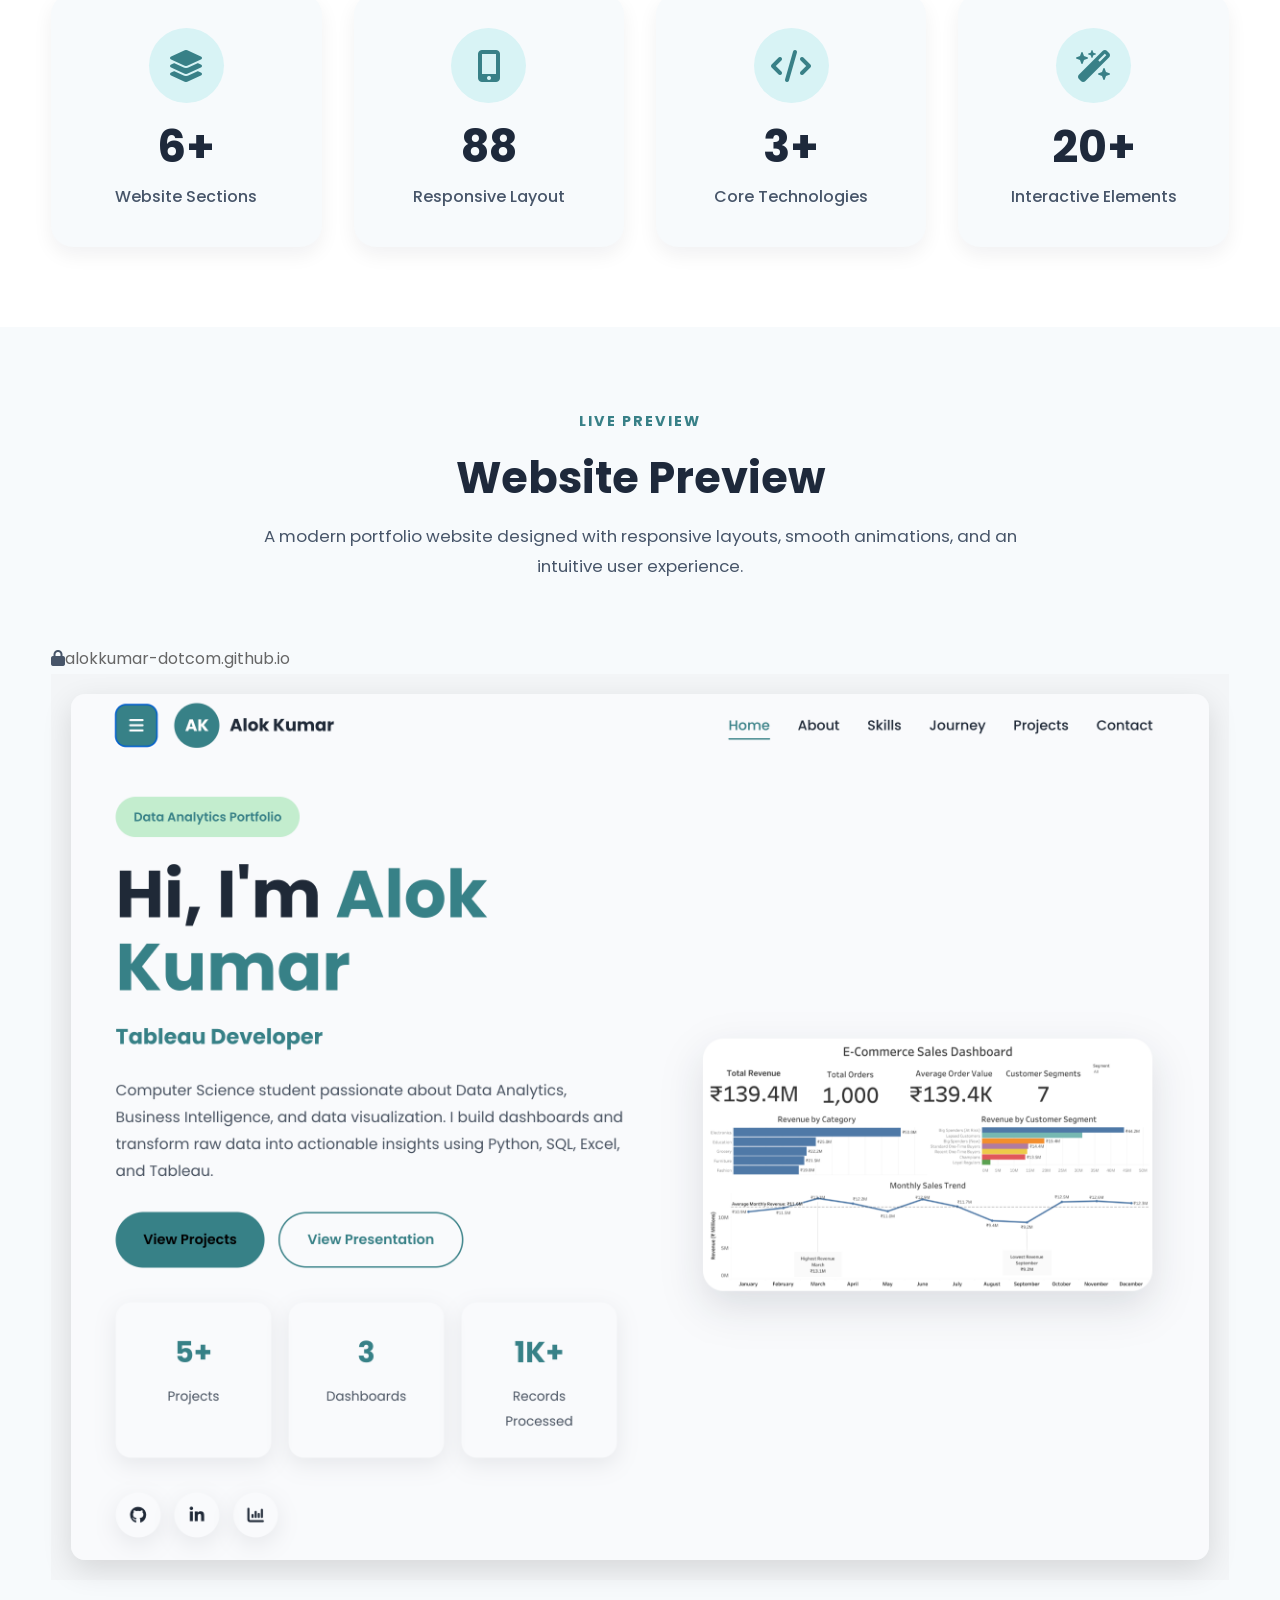
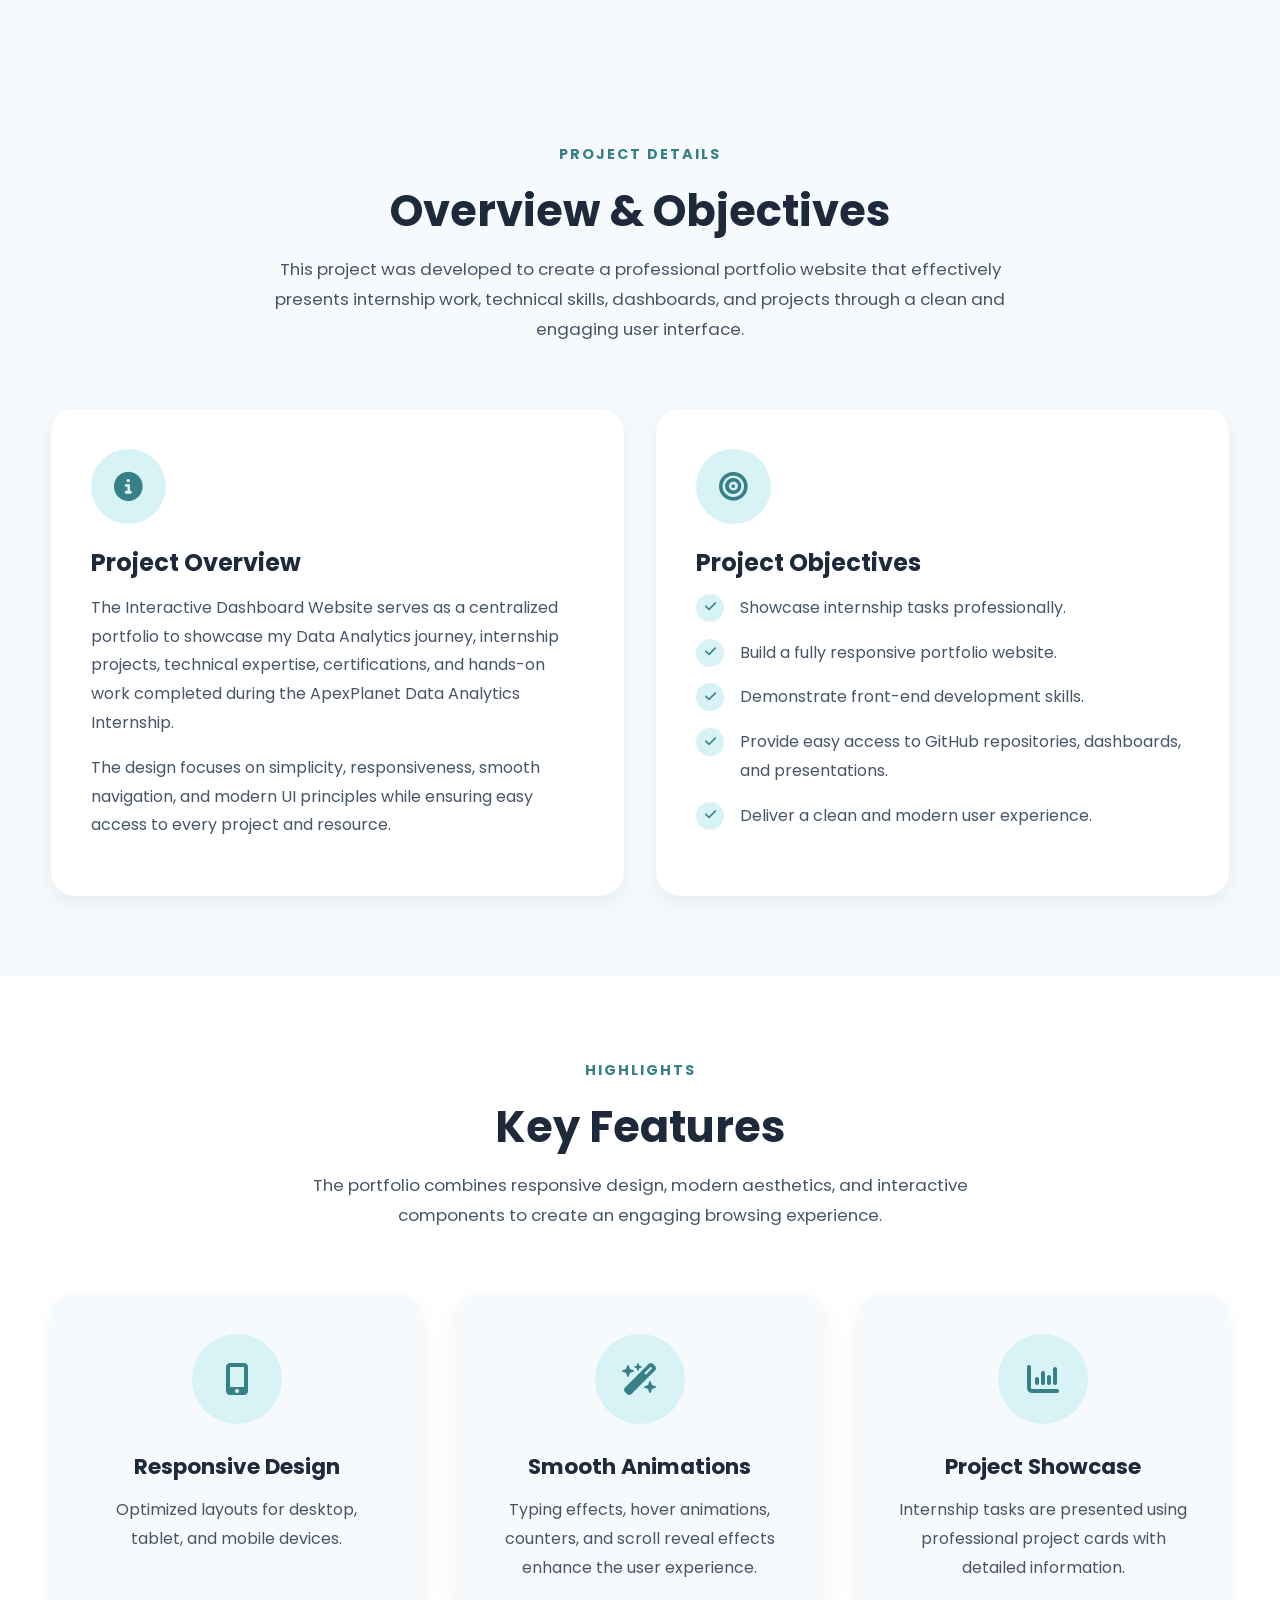
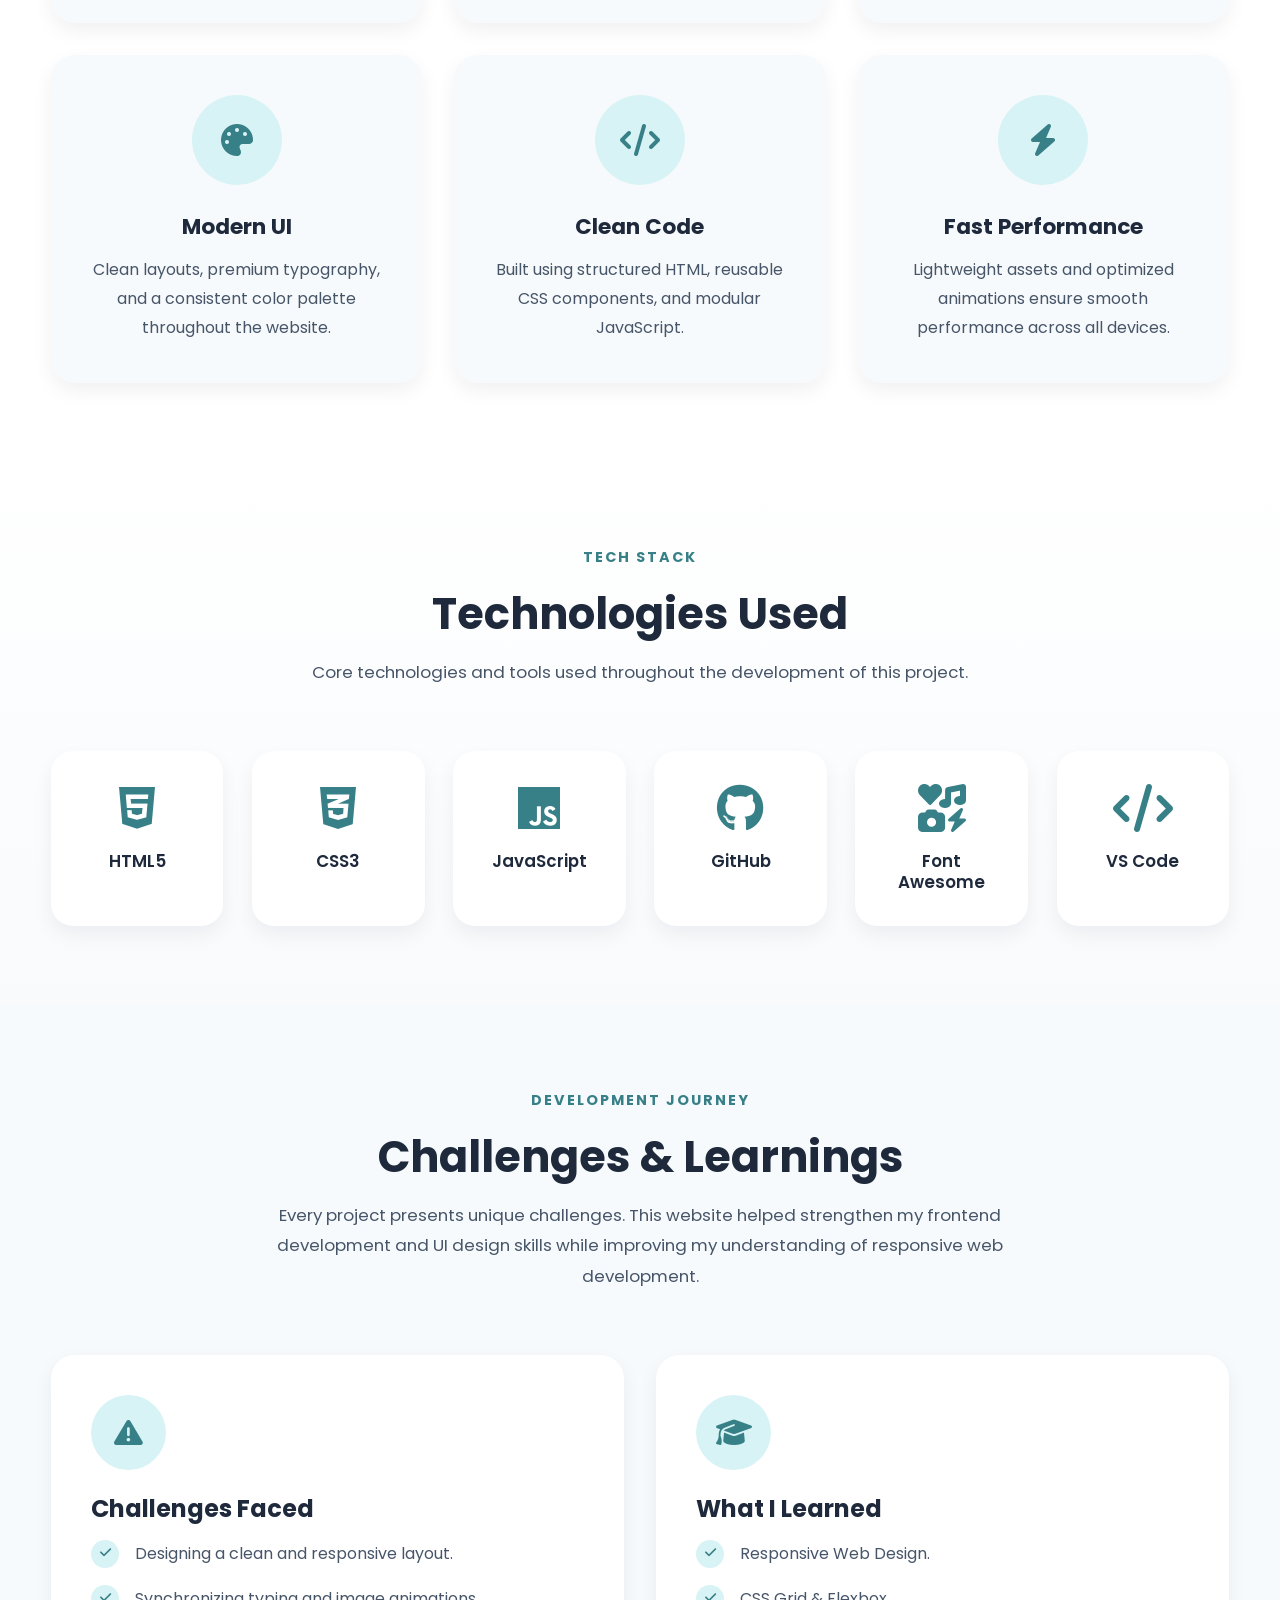
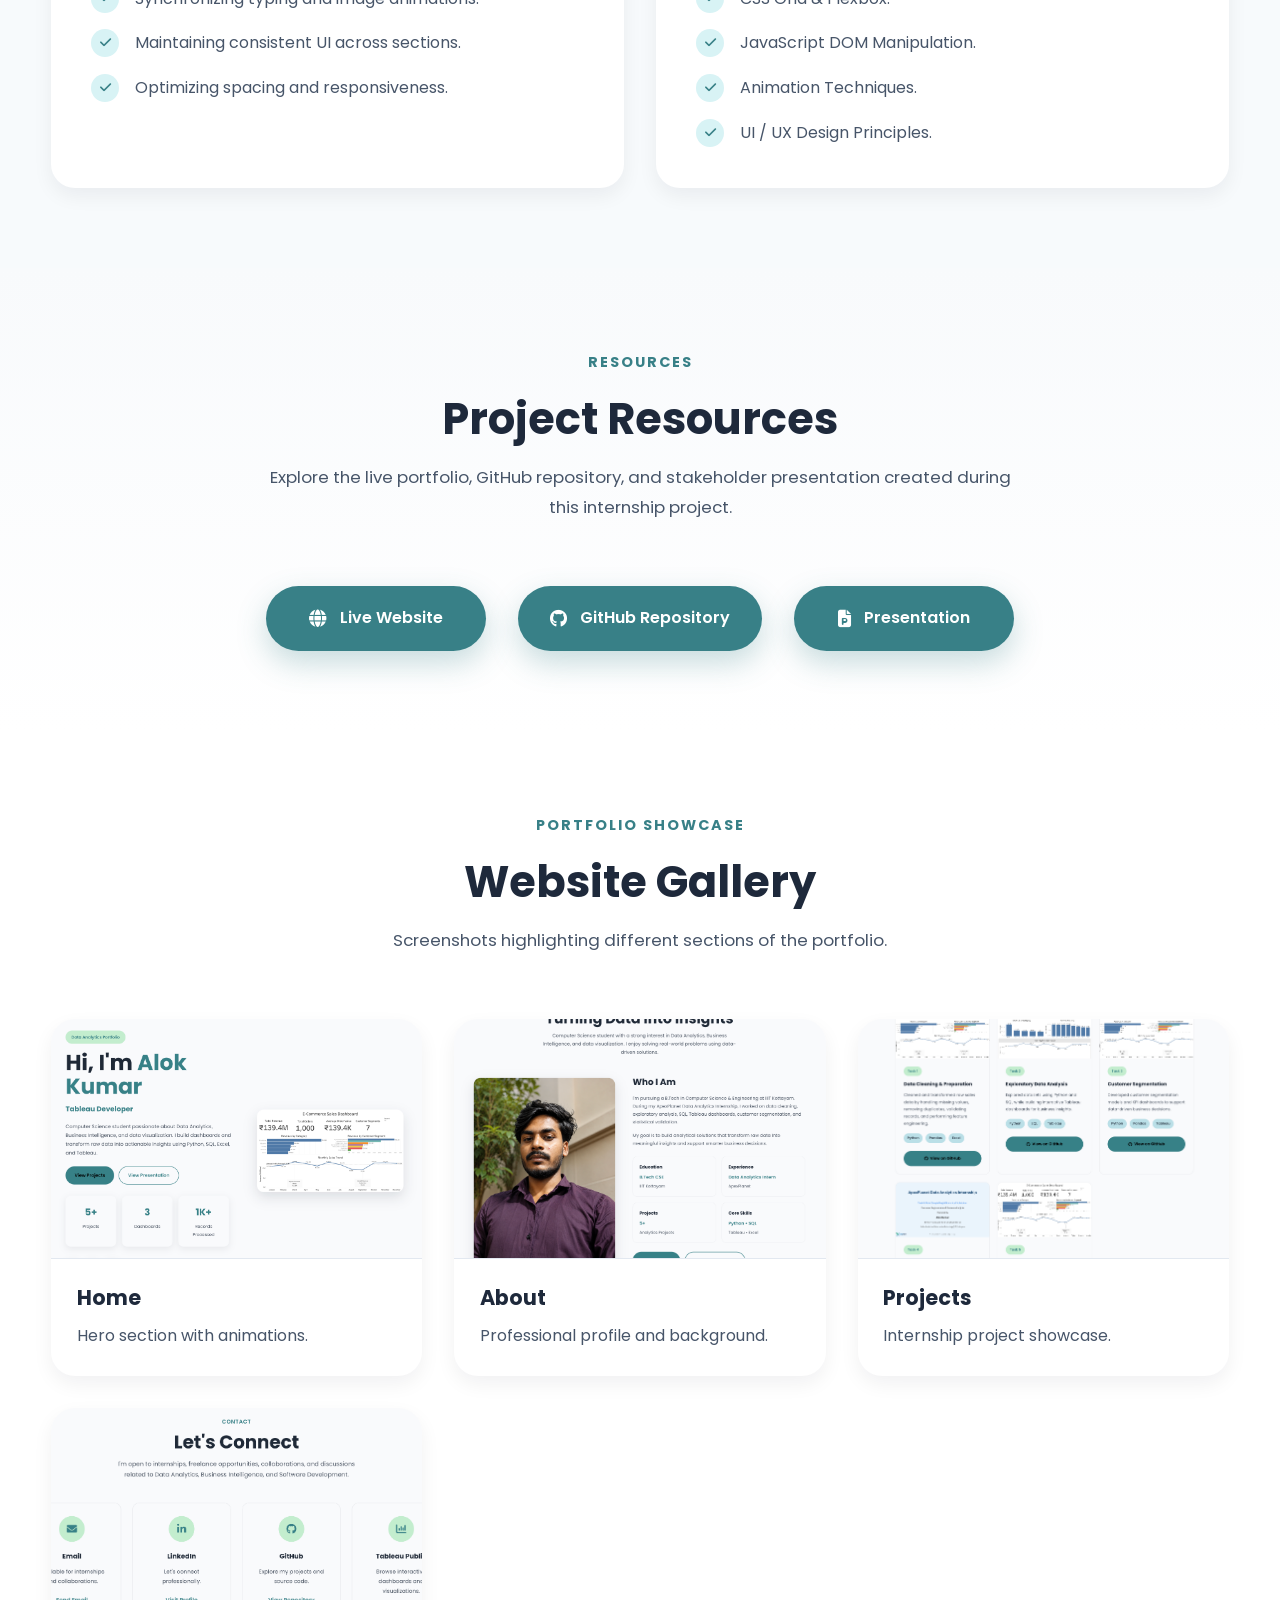
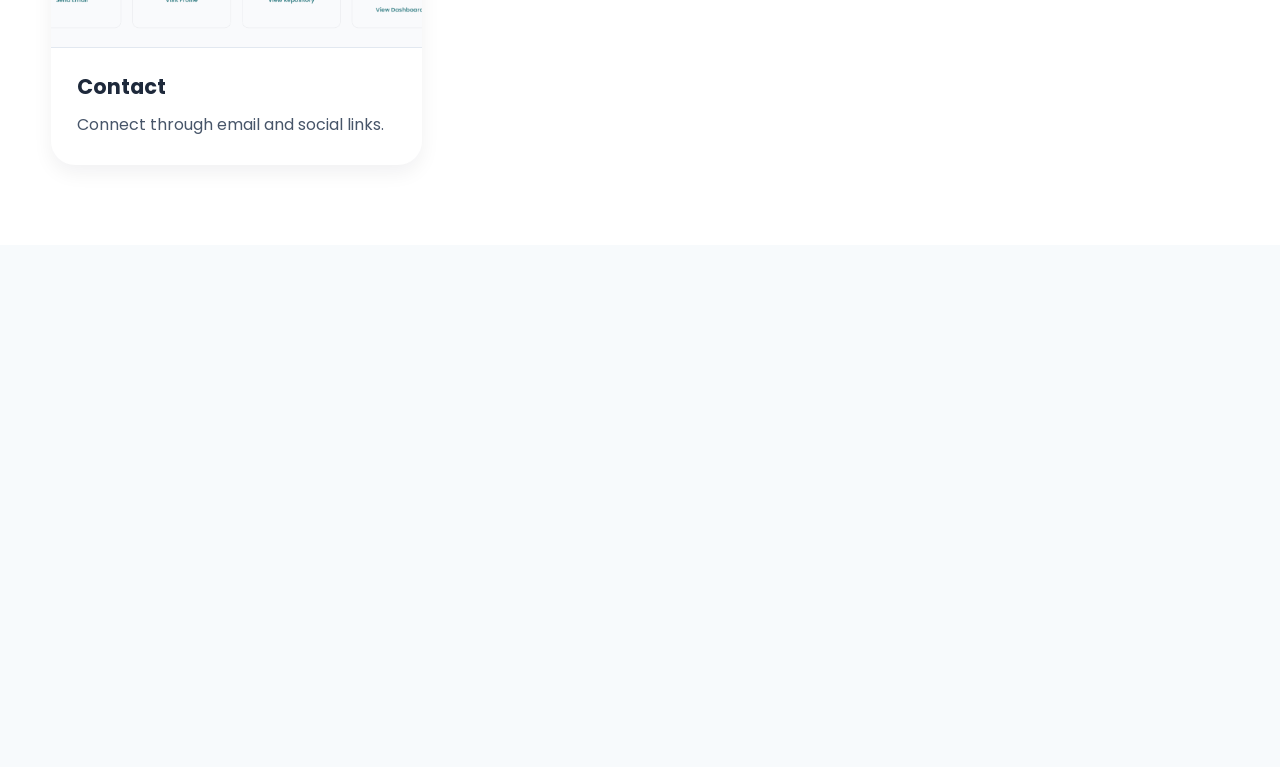
<file: task5.html>
<!doctype html>
<html lang="en">
  <head>
    <meta charset="UTF-8" />
    <meta name="viewport" content="width=device-width, initial-scale=1.0" />
    <meta
      name="description"
      content="Task 5 - Interactive Dashboard Website | ApexPlanet Internship"
    />
    <meta name="author" content="Alok Kumar" />
    <title>Task 5 | Interactive Dashboard Website</title>
    <link rel="stylesheet" href="task5.css" />
    <link
      rel="stylesheet"
      href="https://cdnjs.cloudflare.com/ajax/libs/font-awesome/6.7.2/css/all.min.css"
    />
    <link rel="preconnect" href="https://fonts.googleapis.com" />
    <link rel="preconnect" href="https://fonts.gstatic.com" crossorigin />
    <link
      href="https://fonts.googleapis.com/css2?family=Poppins:wght@300;400;500;600;700;800&display=swap"
      rel="stylesheet"
    />
  </head>
  <body>
    <div class="progress-bar"></div>
    <button id="topBtn"><i class="fa-solid fa-arrow-up"></i></button>

    <header class="project-header">
      <div class="container">
        <a href="index.html#projects" class="back-btn"
          ><i class="fa-solid fa-arrow-left"></i
          ><span>Back to Portfolio</span></a
        >
        <nav>
          <ul class="project-nav">
            <li><a href="#overview">Overview</a></li>
            <li><a href="#features">Features</a></li>
            <li><a href="#gallery">Gallery</a></li>
            <li><a href="#resources">Resources</a></li>
          </ul>
        </nav>
      </div>
    </header>

    <section class="project-hero">
      <div class="container hero-container">
        <span class="project-badge">ApexPlanet Internship • Task 5</span>
        <h1>Capstone Integration & Portfolio Finalization</h1>
        <p>
          A professional portfolio integrating the complete ApexPlanet internship journey,
           including data analytics projects, dashboards, presentation materials, resume,
            technical skills, and professional profiles.
        </p>
        <div class="project-tech">
          <span>HTML5</span><span>CSS3</span><span>JavaScript</span
          ><span>Responsive Design</span><span>GitHub Pages</span>
        </div>
        <div class="hero-stats">
          <div class="hero-card">
            <i class="fa-solid fa-calendar-days"></i>
            <h3>Duration</h3>
            <p>8 Days</p>
          </div>
          <div class="hero-card">
            <i class="fa-solid fa-user"></i>
            <h3>Role</h3>
            <p>Data Analytics Intern</p>
          </div>
          <div class="hero-card">
            <i class="fa-solid fa-code"></i>
            <h3>Tech Stack</h3>
            <p>HTML • CSS • JavaScript • Git • GitHub</p>
          </div>
          <div class="hero-card">
            <i class="fa-solid fa-circle-check"></i>
            <h3>Status</h3>
            <p>Completed</p>
          </div>
        </div>
      </div>
    </section>

    <section class="project-stats">
      <div class="container">
        <div class="section-title">
          <span>Quick Overview</span>
          <h2>Project Statistics</h2>
          <p>
            A snapshot of the website highlighting its responsive design,
            development approach, and interactive features.
          </p>
        </div>
        <div class="stats-grid">
          <div class="stat-card">
            <i class="fa-solid fa-layer-group"></i>
            <h3 class="counter" data-target="6">0</h3>
            <p>Website Sections</p>
          </div>
          <div class="stat-card">
            <i class="fa-solid fa-mobile-screen-button"></i>
            <h3 class="counter" data-target="100">0</h3>
            <p>Responsive Layout</p>
          </div>
          <div class="stat-card">
            <i class="fa-solid fa-code"></i>
            <h3 class="counter" data-target="3">0</h3>
            <p>Core Technologies</p>
          </div>
          <div class="stat-card">
            <i class="fa-solid fa-wand-magic-sparkles"></i>
            <h3 class="counter" data-target="20">0</h3>
            <p>Interactive Elements</p>
          </div>
        </div>
      </div>
    </section>

    <section class="website-preview">
      <div class="container">
        <div class="section-title">
          <span>Live Preview</span>
          <h2>Website Preview</h2>
          <p>
            A modern portfolio website designed with responsive layouts, smooth
            animations, and an intuitive user experience.
          </p>
        </div>
        <div class="browser-window">
          <div class="browser-header">
            <div class="browser-controls">
              <span class="red"></span><span class="yellow"></span
              ><span class="green"></span>
            </div>
            <div class="browser-url">
              <i class="fa-solid fa-lock"></i
              ><a
                href="https://github.com/alokkumar-dotcom/alokkumar-DataAnalyst-Internship-Portfolio"
                target="_blank"
                ><span>alokkumar-dotcom.github.io</span></a
              >
            </div>
          </div>
          <div class="browser-body">
            <img
              src="assets/images/task5.png"
              alt="Interactive Dashboard Website"
            />
          </div>
        </div>
      </div>
    </section>

    <section class="overview" id="overview">
      <div class="container">
        <div class="section-title">
          <span>Project Details</span>
          <h2>Overview & Objectives</h2>
          <p>
            This project was developed to create a professional portfolio
            website that effectively presents internship work, technical skills,
            dashboards, and projects through a clean and engaging user
            interface.
          </p>
        </div>
        <div class="overview-grid">
          <div class="overview-card">
            <div class="card-icon"><i class="fa-solid fa-circle-info"></i></div>
            <h3>Project Overview</h3>
            <p>
              The Interactive Dashboard Website serves as a centralized
              portfolio to showcase my Data Analytics journey, internship
              projects, technical expertise, certifications, and hands-on work
              completed during the ApexPlanet Data Analytics Internship.
            </p>
            <p>
              The design focuses on simplicity, responsiveness, smooth
              navigation, and modern UI principles while ensuring easy access to
              every project and resource.
            </p>
          </div>
          <div class="overview-card">
            <div class="card-icon"><i class="fa-solid fa-bullseye"></i></div>
            <h3>Project Objectives</h3>
            <ul class="objective-list">
              <li>
                <i class="fa-solid fa-check"></i>Showcase internship tasks
                professionally.
              </li>
              <li>
                <i class="fa-solid fa-check"></i>Build a fully responsive
                portfolio website.
              </li>
              <li>
                <i class="fa-solid fa-check"></i>Demonstrate front-end
                development skills.
              </li>
              <li>
                <i class="fa-solid fa-check"></i>Provide easy access to GitHub
                repositories, dashboards, and presentations.
              </li>
              <li>
                <i class="fa-solid fa-check"></i>Deliver a clean and modern user
                experience.
              </li>
            </ul>
          </div>
        </div>
      </div>
    </section>

    <section class="features" id="features">
      <div class="container">
        <div class="section-title">
          <span>Highlights</span>
          <h2>Key Features</h2>
          <p>
            The portfolio combines responsive design, modern aesthetics, and
            interactive components to create an engaging browsing experience.
          </p>
        </div>
        <div class="feature-grid">
          <div class="feature-card">
            <div class="feature-icon">
              <i class="fa-solid fa-mobile-screen-button"></i>
            </div>
            <h3>Responsive Design</h3>
            <p>Optimized layouts for desktop, tablet, and mobile devices.</p>
          </div>
          <div class="feature-card">
            <div class="feature-icon">
              <i class="fa-solid fa-wand-magic-sparkles"></i>
            </div>
            <h3>Smooth Animations</h3>
            <p>
              Typing effects, hover animations, counters, and scroll reveal
              effects enhance the user experience.
            </p>
          </div>
          <div class="feature-card">
            <div class="feature-icon">
              <i class="fa-solid fa-chart-column"></i>
            </div>
            <h3>Project Showcase</h3>
            <p>
              Internship tasks are presented using professional project cards
              with detailed information.
            </p>
          </div>
          <div class="feature-card">
            <div class="feature-icon"><i class="fa-solid fa-palette"></i></div>
            <h3>Modern UI</h3>
            <p>
              Clean layouts, premium typography, and a consistent color palette
              throughout the website.
            </p>
          </div>
          <div class="feature-card">
            <div class="feature-icon"><i class="fa-solid fa-code"></i></div>
            <h3>Clean Code</h3>
            <p>
              Built using structured HTML, reusable CSS components, and modular
              JavaScript.
            </p>
          </div>
          <div class="feature-card">
            <div class="feature-icon"><i class="fa-solid fa-bolt"></i></div>
            <h3>Fast Performance</h3>
            <p>
              Lightweight assets and optimized animations ensure smooth
              performance across all devices.
            </p>
          </div>
        </div>
      </div>
    </section>

    <section class="technologies">
      <div class="container">
        <div class="section-title">
          <span>Tech Stack</span>
          <h2>Technologies Used</h2>
          <p>
            Core technologies and tools used throughout the development of this
            project.
          </p>
        </div>
        <div class="tech-grid">
          <div class="tech-card">
            <i class="fa-brands fa-html5"></i>
            <h3>HTML5</h3>
          </div>
          <div class="tech-card">
            <i class="fa-brands fa-css3-alt"></i>
            <h3>CSS3</h3>
          </div>
          <div class="tech-card">
            <i class="fa-brands fa-js"></i>
            <h3>JavaScript</h3>
          </div>
          <div class="tech-card">
            <i class="fa-brands fa-github"></i>
            <h3>GitHub</h3>
          </div>
          <div class="tech-card">
            <i class="fa-solid fa-icons"></i>
            <h3>Font Awesome</h3>
          </div>
          <div class="tech-card">
            <i class="fa-solid fa-code"></i>
            <h3>VS Code</h3>
          </div>
        </div>
      </div>
    </section>

    <section class="challenges">
      <div class="container">
        <div class="section-title">
          <span>Development Journey</span>
          <h2>Challenges & Learnings</h2>
          <p>
            Every project presents unique challenges. This website helped
            strengthen my frontend development and UI design skills while
            improving my understanding of responsive web development.
          </p>
        </div>
        <div class="overview-grid">
          <div class="overview-card">
            <div class="card-icon">
              <i class="fa-solid fa-triangle-exclamation"></i>
            </div>
            <h3>Challenges Faced</h3>
            <ul class="objective-list">
              <li>
                <i class="fa-solid fa-check"></i>Designing a clean and
                responsive layout.
              </li>
              <li>
                <i class="fa-solid fa-check"></i>Synchronizing typing and image
                animations.
              </li>
              <li>
                <i class="fa-solid fa-check"></i>Maintaining consistent UI
                across sections.
              </li>
              <li>
                <i class="fa-solid fa-check"></i>Optimizing spacing and
                responsiveness.
              </li>
            </ul>
          </div>
          <div class="overview-card">
            <div class="card-icon">
              <i class="fa-solid fa-graduation-cap"></i>
            </div>
            <h3>What I Learned</h3>
            <ul class="objective-list">
              <li><i class="fa-solid fa-check"></i>Responsive Web Design.</li>
              <li><i class="fa-solid fa-check"></i>CSS Grid & Flexbox.</li>
              <li>
                <i class="fa-solid fa-check"></i>JavaScript DOM Manipulation.
              </li>
              <li><i class="fa-solid fa-check"></i>Animation Techniques.</li>
              <li>
                <i class="fa-solid fa-check"></i>UI / UX Design Principles.
              </li>
            </ul>
          </div>
        </div>
      </div>
    </section>

    <section class="project-links" id="resources">
      <div class="container">
        <div class="section-title">
          <span>Resources</span>
          <h2>Project Resources</h2>
          <p>
            Explore the live portfolio, GitHub repository, and stakeholder
            presentation created during this internship project.
          </p>
        </div>
        <div class="link-buttons">
          <a
            href="http://127.0.0.1:5500/Task%205/index.html#projects"
            target="_blank"
            class="btn"
            ><i class="fa-solid fa-globe"></i>Live Website</a
          >
          <a
            href="https://github.com/alokkumar-dotcom/alokkumar-DataAnalyst-Internship-Portfolio"
            target="_blank"
            class="btn"
            ><i class="fa-brands fa-github"></i>GitHub Repository</a
          >
          <a
            href="assets/pdf/final_presentation.pdf"
            target="_blank"
            class="btn"
            ><i class="fa-solid fa-file-powerpoint"></i>Presentation</a
          >
        </div>
      </div>
    </section>

    <section class="gallery" id="gallery">
      <div class="container">
        <div class="section-title">
          <span>Portfolio Showcase</span>
          <h2>Website Gallery</h2>
          <p>Screenshots highlighting different sections of the portfolio.</p>
        </div>
        <div class="gallery-grid">
          <div class="gallery-item">
            <img src="assets/images/home.png" alt="Home Page" />
            <div class="gallery-content">
              <h3>Home</h3>
              <p>Hero section with animations.</p>
            </div>
          </div>
          <div class="gallery-item">
            <img src="assets/images/about.png" alt="About" />
            <div class="gallery-content">
              <h3>About</h3>
              <p>Professional profile and background.</p>
            </div>
          </div>
          <div class="gallery-item">
            <img src="assets/images/projects.png" alt="Projects" />
            <div class="gallery-content">
              <h3>Projects</h3>
              <p>Internship project showcase.</p>
            </div>
          </div>
          <div class="gallery-item">
            <img src="assets/images/contact.png" alt="Contact" />
            <div class="gallery-content">
              <h3>Contact</h3>
              <p>Connect through email and social links.</p>
            </div>
          </div>
        </div>
      </div>
    </section>

    <footer class="project-footer">
      <div class="container">
        <div class="footer-content">
          <h2>Thank You for Visiting</h2>
          <p>
            This project was developed as part of the ApexPlanet Data Analytics
            Internship to demonstrate modern frontend development skills,
            responsive design principles, and interactive web experiences.
          </p>
          <div class="footer-social">
            <a
              href="https://github.com/alokkumar-dotcom"
              target="_blank"
              aria-label="GitHub"
              ><i class="fa-brands fa-github"></i
            ></a>
            <a
              href="https://www.linkedin.com/in/alok-kumar-b19a2835b/"
              target="_blank"
              aria-label="LinkedIn"
              ><i class="fa-brands fa-linkedin-in"></i
            ></a>
            <a href="YOUR_PORTFOLIO_LINK" target="_blank" aria-label="Portfolio"
              ><i class="fa-solid fa-globe"></i
            ></a>
          </div>
          <div class="footer-divider"></div>
          <p class="copyright">
            © <span id="year"></span> Alok Kumar. All Rights Reserved.
          </p>
        </div>
      </div>
    </footer>

    <script src="task5.js"></script>
  </body>
</html>
</file>
<file: style.css>
:root {
  --clr-primary: #388087;
  --clr-primary-dark: #2c686e;
  --clr-secondary: #6fb3b8;
  --clr-accent: #badfe7;
  --clr-highlight: #c2edce;

  --clr-bg: #f8fafc;
  --clr-section: #ffffff;
  --clr-white: #ffffff;
  --clr-heading: #1f2937;
  --clr-text: #4b5563;
  --clr-border: #e5e7eb;

  --ff-primary: "Poppins", sans-serif;

  --shadow-sm: 0 8px 25px rgba(15, 23, 42, .08);
  --shadow-md: 0 18px 45px rgba(15, 23, 42, .12);

  --radius-sm: 14px;
  --radius-md: 18px;
  --radius-lg: 24px;
  --radius-full: 999px;
  --transition: .35s ease;
}

*,
*::before,
*::after {
  margin: 0;
  padding: 0;
  box-sizing: border-box
}

html {
  scroll-behavior: smooth;
  scroll-padding-top: 90px
}

body {
  font-family: var(--ff-primary);
  background: var(--clr-bg);
  color: var(--clr-text);
  line-height: 1.8;
  overflow-x: hidden;
  -webkit-font-smoothing: antialiased
}

img {
  display: block;
  max-width: 100%;
  height: auto
}

a {
  text-decoration: none;
  color: inherit;
  transition: var(--transition)
}

ul {
  list-style: none
}

button {
  border: none;
  background: none;
  font: inherit;
  cursor: pointer
}

.container {
  width: min(92%, 1200px);
  margin-inline: auto
}

section {
  padding: 90px 0
}

/* ===== SECTION TITLE ===== */
.section-title {
  text-align: center;
  max-width: 700px;
  margin: 0 auto 4rem
}

.section-title span {
  display: inline-block;
  margin-bottom: .75rem;
  color: var(--clr-primary);
  font-size: .95rem;
  font-weight: 600;
  letter-spacing: 1px;
  text-transform: uppercase
}

.section-title h2 {
  margin-bottom: 1rem;
  font-size: clamp(2.2rem, 4vw, 3.2rem);
  line-height: 1.2;
  color: var(--clr-heading)
}

.section-title p {
  font-size: 1.05rem;
  color: var(--clr-text)
}

/* ===== HEADER / NAV ===== */
.header {
  position: fixed;
  top: 0;
  left: 0;
  width: 100%;
  z-index: 1000;
  transition: var(--transition)
}

.header.scrolled {
  background: rgba(248, 250, 252, .95);
  backdrop-filter: blur(15px);
  box-shadow: var(--shadow-sm)
}

.navbar {
  display: flex;
  align-items: center;
  gap: 20px;
  height: 75px
}

.logo {
  display: flex;
  align-items: center;
  gap: 12px;
  margin-right: auto;
  color: var(--clr-heading);
  font-size: 1.5rem;
  font-weight: 700
}

.logo span {
  width: 52px;
  height: 52px;
  display: flex;
  align-items: center;
  justify-content: center;
  border-radius: 50%;
  background: var(--clr-primary);
  color: #fff;
  font-size: 1.2rem;
  transition: var(--transition)
}

.logo:hover span {
  background: var(--clr-secondary);
  transform: translateY(-2px)
}

.logo strong {
  font-size: 1.25rem;
  font-weight: 700
}

.nav-links {
  display: flex;
  align-items: center;
  gap: 2rem;
  margin-left: auto
}

.nav-link {
  position: relative;
  color: var(--clr-heading);
  font-size: 1rem;
  font-weight: 500;
  transition: var(--transition)
}

.nav-link:hover,
.nav-link.active {
  color: var(--clr-primary)
}

.nav-link::after {
  content: "";
  position: absolute;
  left: 0;
  bottom: -6px;
  width: 0;
  height: 2px;
  background: var(--clr-primary);
  border-radius: 999px;
  transition: width .3s ease
}

.nav-link:hover::after,
.nav-link.active::after {
  width: 100%
}

.menu-btn {
  display: flex;
  align-items: center;
  justify-content: center;
  width: 48px;
  height: 48px;
  border-radius: 12px;
  background: var(--clr-primary);
  color: #fff;
  font-size: 1.2rem;
  transition: var(--transition)
}

.menu-btn:hover {
  background: var(--clr-secondary);
  transform: scale(1.05)
}

.menu-btn i {
  font-size: 1.2rem
}

@media (max-width:900px) {
  .navbar {
    flex-wrap: wrap
  }

  .nav-links {
    position: absolute;
    top: 80px;
    left: 0;
    width: 100%;
    flex-direction: column;
    gap: 0;
    background: var(--clr-section);
    box-shadow: var(--shadow-md);
    max-height: 0;
    overflow: hidden;
    opacity: 0;
    visibility: hidden;
    transition: .35s ease;
    z-index: 999
  }

  .nav-links.open {
    max-height: 450px;
    opacity: 1;
    visibility: visible;
    padding: .75rem 0
  }

  .nav-links li {
    width: 100%
  }

  .nav-link {
    display: block;
    width: 100%;
    padding: 1rem 2rem;
    text-align: center
  }

  .nav-link::after {
    display: none
  }
}

/* ===== BUTTONS ===== */
.btn {
  display: inline-flex;
  align-items: center;
  justify-content: center;
  gap: .5rem;
  padding: 1rem 2rem;
  border-radius: var(--radius-full);
  font-weight: 600;
  transition: var(--transition)
}

.btn-primary {
  background: var(--clr-primary);
  color: #fff
}

.btn-primary:hover {
  background: var(--clr-primary-dark)
}

.btn-outline {
  border: 2px solid var(--clr-primary);
  color: var(--clr-primary)
}

.btn-outline:hover {
  background: var(--clr-primary);
  color: var(--clr-white);
  transform: translateY(-3px)
}

/* ===== HERO ===== */
.hero {
  min-height: 100vh;
  display: flex;
  align-items: center;
  padding: 120px 0 90px
}

.hero-content {
  display: grid;
  grid-template-columns: 1.15fr 1fr;
  align-items: center;
  gap: 5rem
}

.hero-badge {
  display: inline-block;
  padding: .65rem 1.3rem;
  margin-bottom: 1.5rem;
  border-radius: var(--radius-full);
  background: var(--clr-highlight);
  color: var(--clr-primary);
  font-size: .9rem;
  font-weight: 600
}

.hero h1 {
  margin-bottom: 1rem;
  font-size: clamp(3rem, 6vw, 4.8rem);
  line-height: 1.1;
  color: var(--clr-heading)
}

.hero h1 span {
  color: var(--clr-primary)
}

.hero h2 {
  min-height: 42px;
  margin-bottom: 1.5rem;
  font-size: 1.55rem;
  color: var(--clr-primary)
}

.hero p {
  max-width: 600px;
  margin-bottom: 2rem;
  font-size: 1.08rem
}

.hero-buttons {
  display: flex;
  flex-wrap: wrap;
  gap: 1rem;
  margin-bottom: 2.5rem
}

.hero-stats {
  display: flex;
  flex-wrap: wrap;
  gap: 1.25rem;
  margin-bottom: 2.5rem
}

.hero-image {
  display: flex;
  justify-content: center;
  align-items: center
}

.hero-image img {
  width: 100%;
  max-width: 520px;
  margin: auto;
  border-radius: 24px;
  box-shadow: var(--shadow-md);
  animation: float 6s ease-in-out infinite;
  will-change: transform;
  transition: opacity .4s ease
}

.stat-card {
  flex: 1;
  min-width: 140px;
  max-width: 180px;
  padding: 1.75rem 1.5rem;
  text-align: center;
  background: var(--clr-white);
  border-radius: var(--radius-md);
  box-shadow: var(--shadow-sm);
  transition: var(--transition)
}

.stat-card:hover {
  transform: translateY(-8px);
  box-shadow: var(--shadow-md)
}

.stat-card h3 {
  margin-bottom: .4rem;
  font-size: 2.1rem;
  color: var(--clr-primary)
}

.stat-card span {
  font-size: .95rem;
  color: var(--clr-text)
}

.social-links {
  display: flex;
  gap: 1rem
}

.social-links a {
  display: flex;
  align-items: center;
  justify-content: center;
  width: 52px;
  height: 52px;
  border-radius: 50%;
  background: var(--clr-white);
  color: var(--clr-heading);
  box-shadow: var(--shadow-sm);
  transition: var(--transition);
  font-size: 1.2rem
}

.social-links a:hover {
  background: var(--clr-primary);
  color: var(--clr-white);
  transform: translateY(-4px) scale(1.08)
}

.about-image img {
  border-radius: 24px;
  box-shadow: var(--shadow-md)
}

@keyframes float {

  0%,
  100% {
    transform: translateY(0)
  }

  50% {
    transform: translateY(-15px)
  }
}

@media(max-width:992px) {

  .hero-content,
  .about-content {
    grid-template-columns: 1fr;
    text-align: center;
    gap: 3rem
  }

  .hero-image {
    order: -1
  }

  .hero p {
    margin-inline: auto
  }

  .hero-buttons,
  .hero-stats,
  .social-links,
  .about-buttons {
    justify-content: center
  }
}

@media(max-width:768px) {
  .about-grid {
    grid-template-columns: 1fr
  }

  .timeline {
    padding-left: 2rem
  }

  .timeline::before {
    left: 12px
  }

  .timeline-dot {
    left: -2rem;
    width: 40px;
    height: 40px
  }

  .timeline-card,
  .project-content,
  .dashboard-card {
    padding: 1.5rem
  }

  .projects-grid,
  .dashboard-grid {
    grid-template-columns: 1fr
  }
}

@media(max-width:600px) {

  .hero-buttons,
  .about-buttons {
    flex-direction: column
  }

  .hero-buttons .btn,
  .about-buttons .btn {
    width: 100%
  }

  .hero-stats {
    flex-direction: column
  }
}

@media(max-width:576px) {
  .hero {
    padding: 100px 0 60px
  }

  .hero h1 {
    font-size: 2.5rem
  }

  .hero h2 {
    font-size: 1.2rem
  }

  .hero-buttons {
    flex-direction: column
  }

  .btn {
    width: 100%
  }

  .hero-stats {
    justify-content: center
  }

  .about-grid,
  .stats-grid,
  .skills-grid {
    grid-template-columns: 1fr
  }

  .timeline-tags,
  .project-tags {
    gap: .5rem
  }
}

/* ===== ABOUT ===== */
.about {
  background: var(--clr-white)
}

.about-content {
  display: grid;
  grid-template-columns: .9fr 1.1fr;
  gap: 4rem;
  align-items: center
}

.about-info h3 {
  margin-bottom: 1rem;
  font-size: 2rem;
  color: var(--clr-heading)
}

.about-info p {
  margin-bottom: 1.25rem
}

.about-grid {
  display: grid;
  grid-template-columns: repeat(2, 1fr);
  gap: 1.25rem;
  margin: 2rem 0
}

.about-card {
  padding: 1.5rem;
  background: var(--clr-bg);
  border: 1px solid var(--clr-border);
  border-radius: var(--radius-md);
  transition: var(--transition)
}

.about-card:hover {
  transform: translateY(-6px);
  border-color: var(--clr-primary);
  box-shadow: var(--shadow-sm)
}

.about-card h4 {
  margin-bottom: .5rem;
  color: var(--clr-heading)
}

.about-card p {
  margin-bottom: .25rem;
  color: var(--clr-primary);
  font-weight: 600
}

.about-card span {
  font-size: .9rem
}

.about-buttons {
  display: flex;
  gap: 1rem
}

/* ===== STATS ===== */
.stats {
  background: linear-gradient(135deg, var(--clr-primary), var(--clr-secondary))
}

.stats-grid {
  display: grid;
  grid-template-columns: repeat(auto-fit, minmax(220px, 1fr));
  gap: 1.5rem
}

.stats-card {
  padding: 2rem;
  text-align: center;
  border-radius: var(--radius-md);
  background: rgba(255, 255, 255, .15);
  border: 1px solid rgba(255, 255, 255, .2);
  backdrop-filter: blur(12px);
  transition: var(--transition)
}

.stats-card:hover {
  transform: translateY(-8px) scale(1.03);
  background: rgba(255, 255, 255, .22)
}

.stats-card i {
  margin-bottom: 1rem;
  font-size: 2.2rem;
  color: #fff
}

.stats-card h3 {
  margin-bottom: .5rem;
  font-size: 2.5rem;
  color: #fff
}

.stats-card p {
  color: rgba(255, 255, 255, .9);
  font-weight: 500
}

/* ===== SKILLS ===== */
.skills {
  background: var(--clr-bg)
}

.skills-grid {
  display: grid;
  grid-template-columns: repeat(auto-fit, minmax(240px, 1fr));
  gap: 2rem
}

.skill-card {
  padding: 2.25rem 2rem;
  text-align: center;
  background: var(--clr-white);
  border: 1px solid var(--clr-border);
  border-radius: var(--radius-md);
  transition: var(--transition)
}

.skill-card:hover {
  transform: translateY(-8px) scale(1.02);
  border-color: var(--clr-primary);
  box-shadow: var(--shadow-md)
}

.skill-icon {
  width: 75px;
  height: 75px;
  margin: 0 auto 1.5rem;
  display: flex;
  align-items: center;
  justify-content: center;
  border-radius: 50%;
  background: var(--clr-highlight)
}

.skill-icon i {
  font-size: 2rem;
  color: var(--clr-primary)
}

.skill-card h3 {
  margin-bottom: .75rem;
  color: var(--clr-heading)
}

.skill-card p {
  font-size: .95rem
}

/* ===== TIMELINE / PROJECT SHARED ===== */
.journey {
  background: var(--clr-white)
}

.timeline {
  position: relative;
  max-width: 900px;
  margin: auto;
  padding-left: 3rem
}

.timeline::before {
  content: "";
  position: absolute;
  left: 22px;
  top: 0;
  width: 3px;
  height: 100%;
  background: var(--clr-primary)
}

.timeline-item {
  position: relative;
  margin-bottom: 3rem;
  opacity: 1
}

.timeline-item:last-child {
  margin-bottom: 0
}

.timeline-dot {
  position: absolute;
  left: -3rem;
  display: flex;
  align-items: center;
  justify-content: center;
  width: 50px;
  height: 50px;
  border-radius: 50%;
  background: var(--clr-primary);
  color: var(--clr-white);
  box-shadow: var(--shadow-sm);
  z-index: 2
}

.timeline-card {
  padding: 2rem;
  background: var(--clr-bg);
  border: 1px solid var(--clr-border);
  border-radius: var(--radius-md);
  transition: var(--transition)
}

.timeline-card:hover {
  transform: translateY(-8px) scale(1.01);
  border-color: var(--clr-primary);
  box-shadow: var(--shadow-md)
}

.timeline-badge,
.project-badge {
  display: inline-block;
  padding: .45rem 1rem;
  margin-bottom: 1rem;
  background: var(--clr-highlight);
  color: var(--clr-primary);
  border-radius: var(--radius-full);
  font-size: .85rem;
  font-weight: 600
}

.timeline-card h3,
.project-content h3,
.dashboard-card h3 {
  margin-bottom: .8rem;
  color: var(--clr-heading)
}

.timeline-card p,
.project-content p {
  margin-bottom: 1.5rem
}

.timeline-tags,
.project-tags {
  display: flex;
  flex-wrap: wrap;
  gap: .75rem;
  margin-top: 1rem
}

.timeline-tags span,
.project-tags span {
  padding: .45rem .9rem;
  border-radius: var(--radius-full);
  background: var(--clr-accent);
  color: var(--clr-heading);
  font-size: .85rem;
  font-weight: 500
}

.hidden {
  opacity: 0;
  transform: translateY(50px)
}

.show {
  opacity: 1;
  transform: translateY(0);
  transition: .8s ease
}

/* ===== PROJECTS ===== */
.projects {
  background: var(--clr-bg)
}

.projects-grid {
  display: grid;
  grid-template-columns: repeat(auto-fit, minmax(320px, 1fr));
  gap: 2rem
}

.project-card {
  overflow: hidden;
  background: var(--clr-white);
  border: 1px solid var(--clr-border);
  border-radius: var(--radius-md);
  transition: var(--transition)
}

.project-card:hover {
  transform: translateY(-8px) scale(1.02);
  border-color: var(--clr-primary);
  box-shadow: var(--shadow-md)
}

.project-image {
  overflow: hidden
}

.project-image img {
  display: block;
  width: 100%;
  height: 220px;
  object-fit: cover;
  transition: .45s ease
}

.project-card:hover img {
  transform: scale(1.08)
}

.project-content {
  padding: 2rem
}

.project-tags {
  margin-top: 1rem;
  margin-bottom: 2rem
}

.project-content .btn {
  width: 100%
}

.project-buttons {
  display: flex;
  gap: .8rem;
  margin-top: 1.2rem;
  flex-wrap: wrap
}

.project-buttons .btn {
  flex: 1;
  justify-content: center;
  min-width: 120px
}

/* ===== TABLEAU ===== */
.tableau {
  background: var(--clr-white)
}

.dashboard-preview {
  overflow: hidden;
  margin-bottom: 3rem;
  border-radius: var(--radius-md);
  box-shadow: var(--shadow-md)
}

.dashboard-preview img {
  display: block;
  width: 100%;
  transition: .45s ease
}

.dashboard-preview:hover img {
  transform: scale(1.03)
}

.dashboard-grid {
  display: grid;
  grid-template-columns: repeat(auto-fit, minmax(260px, 1fr));
  gap: 2rem;
  margin-bottom: 3rem
}

.dashboard-card {
  padding: 2rem;
  text-align: center;
  background: var(--clr-bg);
  border: 1px solid var(--clr-border);
  border-radius: var(--radius-md);
  transition: var(--transition)
}

.dashboard-card:hover {
  transform: translateY(-8px) scale(1.02);
  border-color: var(--clr-primary);
  box-shadow: var(--shadow-md)
}

.dashboard-card i {
  margin-bottom: 1rem;
  font-size: 2rem;
  color: var(--clr-primary)
}

.dashboard-card p {
  font-size: .95rem
}

.tableau-btn {
  display: flex;
  justify-content: center
}

.tableau-btn .btn {
  display: inline-flex;
  align-items: center;
  justify-content: center;
  gap: .75rem
}

@media(max-width:768px) {

  .projects-grid,
  .dashboard-grid {
    grid-template-columns: 1fr
  }

  .tableau-btn .btn {
    width: 100%;
    justify-content: center
  }
}

/* ===== ACHIEVEMENTS / CONTACT ===== */
.achievements {
  background: var(--clr-bg)
}

.achievement-grid,
.contact-grid {
  display: grid;
  grid-template-columns: repeat(auto-fit, minmax(260px, 1fr));
  gap: 2rem
}

.achievement-card,
.contact-card {
  padding: 2.25rem 2rem;
  text-align: center;
  background: var(--clr-white);
  border: 1px solid var(--clr-border);
  border-radius: var(--radius-md);
  transition: var(--transition)
}

.contact-card {
  background: var(--clr-bg)
}

.achievement-card:hover,
.contact-card:hover {
  transform: translateY(-8px) scale(1.02);
  border-color: var(--clr-primary);
  box-shadow: var(--shadow-md)
}

.achievement-icon,
.contact-icon {
  display: flex;
  align-items: center;
  justify-content: center;
  width: 72px;
  height: 72px;
  margin: 0 auto 1.5rem;
  border-radius: 50%;
  background: var(--clr-highlight)
}

.achievement-icon i,
.contact-icon i {
  font-size: 1.8rem;
  color: var(--clr-primary)
}

.achievement-card h3,
.contact-card h3 {
  margin-bottom: .8rem;
  color: var(--clr-heading)
}

.achievement-card p,
.contact-card p {
  font-size: .95rem;
  margin-bottom: 1.5rem
}

.contact {
  background: var(--clr-white)
}

.contact-card a {
  display: inline-block;
  color: var(--clr-primary);
  font-weight: 600;
  transition: var(--transition)
}

.contact-card a:hover {
  color: var(--clr-secondary);
  transform: translateY(-2px)
}

@media (max-width:768px) {

  .dashboard-grid,
  .achievement-grid,
  .contact-grid {
    grid-template-columns: 1fr
  }
}

/* ===== FOOTER ===== */
.footer {
  padding: 5rem 0 2rem;
  background: var(--clr-heading);
  color: rgba(255, 255, 255, .8)
}

.footer-content {
  display: grid;
  grid-template-columns: 2fr 1fr 1fr 1fr;
  gap: 3rem
}

.footer-brand h3 {
  margin: 1.5rem 0 1rem;
  color: var(--clr-white)
}

.footer-brand p {
  max-width: 320px
}

.footer-links h4,
.footer-social h4 {
  margin-bottom: 1.5rem;
  color: var(--clr-white)
}

.footer-links ul {
  display: grid;
  gap: .9rem
}

.footer-links a {
  transition: var(--transition)
}

.footer-links a:hover {
  color: var(--clr-highlight);
  padding-left: .3rem
}

.social-icons {
  display: flex;
  gap: 1rem
}

.social-icons a {
  display: flex;
  align-items: center;
  justify-content: center;
  width: 46px;
  height: 46px;
  border-radius: 50%;
  background: rgba(255, 255, 255, .08);
  color: var(--clr-white);
  transition: var(--transition)
}

.social-icons a:hover {
  background: var(--clr-primary);
  transform: translateY(-5px) scale(1.08)
}

.footer-bottom {
  margin-top: 4rem;
  padding-top: 2rem;
  text-align: center;
  border-top: 1px solid rgba(255, 255, 255, .1)
}

@media (max-width:992px) {
  .footer-content {
    grid-template-columns: repeat(2, 1fr)
  }
}

@media (max-width:576px) {
  .footer-content {
    grid-template-columns: 1fr;
    text-align: center
  }

  .footer-brand p {
    margin-inline: auto
  }

  .social-icons {
    justify-content: center
  }
}

/* ===== BACK TO TOP ===== */
#topBtn {
  position: fixed;
  right: 2rem;
  bottom: 2rem;
  display: flex;
  align-items: center;
  justify-content: center;
  width: 52px;
  height: 52px;
  border-radius: 50%;
  background: var(--clr-primary);
  color: var(--clr-white);
  box-shadow: var(--shadow-md);
  opacity: 0;
  visibility: hidden;
  transition: var(--transition);
  z-index: 999
}

#topBtn.show {
  opacity: 1;
  visibility: visible
}

#topBtn:hover {
  background: var(--clr-secondary);
  transform: translateY(-5px)
}
</file>
<file: task5.css>
@import url("https://fonts.googleapis.com/css2?family=Poppins:wght@300;400;500;600;700;800&display=swap");

:root {
    --primary: #388087;
    --primary-dark: #2f6f74;
    --primary-light: #d8f3f5;
    --background: #f7fafc;
    --white: #ffffff;
    --heading: #1e293b;
    --text: #475569;
    --border: #e2e8f0;
    --success: #22c55e;
    --warning: #f59e0b;
    --danger: #ef4444;
    --radius: 22px;
    --shadow-sm: 0 8px 20px rgba(15, 23, 42, .06);
    --shadow: 0 15px 35px rgba(15, 23, 42, .1);
    --shadow-lg: 0 25px 60px rgba(15, 23, 42, .15);
    --transition: .35s ease;
    --container: 1180px
}

* {
    margin: 0;
    padding: 0;
    box-sizing: border-box
}

html {
    scroll-behavior: smooth
}

body {
    font-family: "Poppins", sans-serif;
    background: var(--background);
    color: var(--text);
    line-height: 1.8;
    overflow-x: hidden
}

img {
    display: block;
    width: 100%
}

a {
    text-decoration: none;
    color: inherit
}

button {
    font-family: inherit
}

.container {
    width: min(var(--container), 92%);
    margin: auto
}

section {
    padding: 80px 0
}

h1,
h2,
h3,
h4 {
    color: var(--heading);
    line-height: 1.25
}

p {
    color: var(--text)
}

ul {
    list-style: none
}

.project-header {
    position: sticky;
    top: 0;
    left: 0;
    width: 100%;
    z-index: 1000;
    backdrop-filter: blur(18px);
    background: rgba(255, 255, 255, .85);
    border-bottom: 1px solid rgba(226, 232, 240, .7);
    transition: var(--transition)
}

.project-header .container {
    display: flex;
    justify-content: space-between;
    align-items: center;
    height: 78px
}

.back-btn {
    display: flex;
    align-items: center;
    gap: .8rem;
    font-size: 1rem;
    font-weight: 600;
    color: var(--primary);
    transition: var(--transition)
}

.back-btn i {
    width: 42px;
    height: 42px;
    border-radius: 50%;
    display: flex;
    justify-content: center;
    align-items: center;
    background: var(--primary-light);
    transition: var(--transition)
}

.back-btn:hover {
    color: var(--primary-dark)
}

.back-btn:hover i {
    transform: translateX(-4px);
    background: var(--primary);
    color: white
}

.project-nav {
    display: flex;
    align-items: center;
    gap: 2rem
}

.project-nav a {
    position: relative;
    font-size: .95rem;
    font-weight: 600;
    color: var(--heading);
    transition: var(--transition)
}

.project-nav a::after {
    content: "";
    position: absolute;
    left: 0;
    bottom: -8px;
    width: 0;
    height: 3px;
    border-radius: 999px;
    background: var(--primary);
    transition: .35s
}

.project-nav a:hover {
    color: var(--primary)
}

.project-nav a:hover::after {
    width: 100%
}

.project-header.scrolled {
    box-shadow: var(--shadow)
}

.project-hero {
    padding: 90px 0 70px;
    background: linear-gradient(135deg, #f8fcfc 0%, #edf8f9 50%, #f8fafc 100%);
    overflow: hidden
}

.hero-container {
    max-width: 950px;
    margin: auto;
    text-align: center
}

.project-badge {
    display: inline-flex;
    align-items: center;
    gap: .6rem;
    padding: 12px 22px;
    border-radius: 999px;
    background: var(--primary-light);
    color: var(--primary);
    font-size: .9rem;
    font-weight: 600;
    margin-bottom: 1.8rem
}

.project-badge::before {
    content: "";
    width: 10px;
    height: 10px;
    border-radius: 50%;
    background: var(--success)
}

.project-hero h1 {
    font-size: clamp(3rem, 7vw, 4.8rem);
    font-weight: 800;
    margin-bottom: 1.5rem;
    color: var(--heading)
}

.project-hero p {
    max-width: 780px;
    margin: auto;
    font-size: 1.08rem;
    color: var(--text);
    line-height: 1.9
}

.project-tech {
    display: flex;
    justify-content: center;
    flex-wrap: wrap;
    gap: 1rem;
    margin: 2.5rem 0 4rem
}

.project-tech span {
    padding: 12px 22px;
    background: white;
    border: 1px solid var(--border);
    border-radius: 999px;
    font-size: .92rem;
    font-weight: 600;
    transition: var(--transition);
    box-shadow: var(--shadow-sm)
}

.project-tech span:hover {
    background: var(--primary);
    color: white;
    transform: translateY(-4px)
}

.hero-stats {
    display: grid;
    grid-template-columns: repeat(auto-fit, minmax(220px, 1fr));
    gap: 1.8rem
}

.hero-card {
    background: white;
    border-radius: 22px;
    padding: 2rem;
    text-align: center;
    box-shadow: var(--shadow-sm);
    transition: var(--transition)
}

.hero-card:hover {
    transform: translateY(-8px);
    box-shadow: var(--shadow-lg)
}

.hero-card i {
    width: 70px;
    height: 70px;
    margin: auto;
    margin-bottom: 1.2rem;
    border-radius: 50%;
    display: flex;
    justify-content: center;
    align-items: center;
    background: var(--primary-light);
    color: var(--primary);
    font-size: 1.8rem
}

.hero-card h3 {
    margin-bottom: .5rem;
    font-size: 1.2rem
}

.hero-card p {
    margin: 0;
    font-size: .95rem;
    color: var(--text)
}

.project-stats {
    padding: 80px 0;
    background: white
}

.section-title {
    max-width: 760px;
    margin: 0 auto 4rem;
    text-align: center
}

.section-title span {
    display: inline-block;
    color: var(--primary);
    font-size: .9rem;
    font-weight: 700;
    letter-spacing: 2px;
    text-transform: uppercase;
    margin-bottom: 1rem
}

.section-title h2 {
    font-size: 2.7rem;
    margin-bottom: 1rem
}

.section-title p {
    font-size: 1.05rem;
    color: var(--text)
}

.stats-grid {
    display: grid;
    grid-template-columns: repeat(auto-fit, minmax(220px, 1fr));
    gap: 2rem
}

.stat-card {
    background: var(--background);
    border-radius: 22px;
    padding: 2.2rem;
    text-align: center;
    transition: var(--transition);
    box-shadow: var(--shadow-sm)
}

.stat-card:hover {
    transform: translateY(-10px);
    box-shadow: var(--shadow-lg)
}

.stat-card i {
    width: 75px;
    height: 75px;
    margin: auto;
    margin-bottom: 1rem;
    border-radius: 50%;
    display: flex;
    align-items: center;
    justify-content: center;
    background: var(--primary-light);
    color: var(--primary);
    font-size: 2rem
}

.stat-card h3 {
    font-size: 2.8rem;
    margin-bottom: .5rem;
    color: var(--heading)
}

.stat-card p {
    font-weight: 500
}

.overview,
.challenges {
    background: var(--background)
}

.overview-grid {
    display: grid;
    grid-template-columns: repeat(auto-fit, minmax(360px, 1fr));
    gap: 2rem;
    align-items: stretch
}

.overview-card {
    background: white;
    border-radius: 24px;
    padding: 2.5rem;
    box-shadow: var(--shadow-sm);
    transition: var(--transition);
    position: relative;
    overflow: hidden
}

.overview-card::before {
    content: "";
    position: absolute;
    left: 0;
    top: 0;
    width: 6px;
    height: 100%;
    background: var(--primary);
    transform: scaleY(0);
    transform-origin: top;
    transition: .4s
}

.overview-card:hover {
    transform: translateY(-8px);
    box-shadow: var(--shadow-lg)
}

.overview-card:hover::before {
    transform: scaleY(1)
}

.card-icon {
    width: 75px;
    height: 75px;
    border-radius: 50%;
    display: flex;
    justify-content: center;
    align-items: center;
    background: var(--primary-light);
    color: var(--primary);
    font-size: 1.8rem;
    margin-bottom: 1.5rem;
    transition: var(--transition)
}

.overview-card:hover .card-icon {
    background: var(--primary);
    color: white;
    transform: rotate(10deg) scale(1.05)
}

.overview-card h3 {
    margin-bottom: 1rem;
    font-size: 1.5rem
}

.overview-card p {
    margin-bottom: 1rem;
    color: var(--text)
}

.objective-list {
    display: flex;
    flex-direction: column;
    gap: 1rem
}

.objective-list li {
    display: flex;
    align-items: flex-start;
    gap: 1rem;
    font-size: 1rem;
    color: var(--text)
}

.objective-list i {
    width: 28px;
    height: 28px;
    border-radius: 50%;
    display: flex;
    justify-content: center;
    align-items: center;
    background: var(--primary-light);
    color: var(--primary);
    font-size: .8rem;
    flex-shrink: 0
}

.features {
    background: white
}

.feature-grid {
    display: grid;
    grid-template-columns: repeat(auto-fit, minmax(300px, 1fr));
    gap: 2rem
}

.feature-card {
    background: var(--background);
    border-radius: 24px;
    padding: 2.5rem;
    text-align: center;
    transition: var(--transition);
    box-shadow: var(--shadow-sm);
    position: relative;
    overflow: hidden
}

.feature-card::before {
    content: "";
    position: absolute;
    left: 0;
    top: 0;
    width: 100%;
    height: 5px;
    background: var(--primary);
    transform: scaleX(0);
    transform-origin: left;
    transition: .4s
}

.feature-card:hover {
    transform: translateY(-10px);
    box-shadow: var(--shadow-lg)
}

.feature-card:hover::before {
    transform: scaleX(1)
}

.feature-icon {
    width: 90px;
    height: 90px;
    margin: auto;
    margin-bottom: 1.8rem;
    border-radius: 50%;
    display: flex;
    justify-content: center;
    align-items: center;
    background: var(--primary-light);
    color: var(--primary);
    font-size: 2rem;
    transition: var(--transition)
}

.feature-card:hover .feature-icon {
    background: var(--primary);
    color: white;
    transform: rotate(12deg) scale(1.08)
}

.feature-card h3 {
    margin-bottom: 1rem;
    font-size: 1.35rem
}

.feature-card p {
    color: var(--text);
    line-height: 1.8
}

.technologies {
    background: linear-gradient(180deg, #ffffff, #f8fafc)
}

.tech-grid {
    display: grid;
    grid-template-columns: repeat(auto-fit, minmax(170px, 1fr));
    gap: 1.8rem
}

.tech-card {
    background: white;
    border-radius: 22px;
    padding: 2rem;
    text-align: center;
    transition: var(--transition);
    box-shadow: var(--shadow-sm);
    border: 1px solid transparent
}

.tech-card:hover {
    transform: translateY(-8px);
    border-color: var(--primary);
    box-shadow: var(--shadow-lg)
}

.tech-card i {
    font-size: 3rem;
    color: var(--primary);
    margin-bottom: 1.2rem;
    transition: .35s
}

.tech-card:hover i {
    transform: scale(1.15)
}

.tech-card h3 {
    font-size: 1.05rem;
    font-weight: 600
}

.tech-card:nth-child(1):hover {
    background: #fff5f5
}

.tech-card:nth-child(2):hover {
    background: #eef7ff
}

.tech-card:nth-child(3):hover {
    background: #fffbe8
}

.tech-card:nth-child(4):hover {
    background: #f4f4f4
}

.tech-card:nth-child(5):hover {
    background: #f4f6ff
}

.tech-card:nth-child(6):hover {
    background: #eefdf5
}

.gallery {
    background: white
}

.gallery-grid {
    display: grid;
    grid-template-columns: repeat(auto-fit, minmax(300px, 1fr));
    gap: 2rem
}

.gallery-item {
    background: white;
    border-radius: 24px;
    overflow: hidden;
    box-shadow: var(--shadow-sm);
    transition: var(--transition);
    position: relative
}

.gallery-item:hover {
    transform: translateY(-10px);
    box-shadow: var(--shadow-lg)
}

.gallery-item img {
    height: 240px;
    object-fit: cover;
    transition: .6s;
    border-bottom: 1px solid var(--border)
}

.gallery-item:hover img {
    transform: scale(1.08)
}

.gallery-content {
    padding: 1.6rem
}

.gallery-content h3 {
    margin-bottom: .7rem;
    font-size: 1.3rem
}

.gallery-content p {
    color: var(--text)
}

.gallery-item::after {
    content: "View";
    position: absolute;
    inset: 0;
    display: flex;
    justify-content: center;
    align-items: center;
    font-size: 1.4rem;
    font-weight: 700;
    color: white;
    background: rgba(56, 128, 135, .72);
    opacity: 0;
    transition: .35s
}

.gallery-item:hover::after {
    opacity: 1
}

.project-links {
    background: linear-gradient(180deg, #f8fafc, #ffffff)
}

.link-buttons {
    display: flex;
    justify-content: center;
    flex-wrap: wrap;
    gap: 2rem;
    margin-top: 3rem
}

.btn {
    display: inline-flex;
    align-items: center;
    justify-content: center;
    gap: .8rem;
    min-width: 220px;
    padding: 18px 32px;
    border-radius: 999px;
    background: var(--primary);
    color: white;
    font-size: 1rem;
    font-weight: 600;
    transition: var(--transition);
    box-shadow: 0 12px 30px rgba(56, 128, 135, .28)
}

.btn i {
    font-size: 1.1rem
}

.btn:hover {
    background: var(--primary-dark);
    transform: translateY(-6px) scale(1.03);
    box-shadow: 0 20px 45px rgba(56, 128, 135, .35)
}

.project-footer {
    background: linear-gradient(135deg, #1e293b, #0f172a);
    color: white;
    padding: 80px 0 40px;
    text-align: center
}

.footer-content {
    max-width: 750px;
    margin: auto
}

.project-footer h2 {
    color: white;
    font-size: 2.2rem;
    margin-bottom: 1rem
}

.project-footer p {
    color: #cbd5e1;
    line-height: 1.9
}

.footer-social {
    display: flex;
    justify-content: center;
    gap: 1.5rem;
    margin: 2.5rem 0
}

.footer-social a {
    width: 58px;
    height: 58px;
    border-radius: 50%;
    display: flex;
    justify-content: center;
    align-items: center;
    background: rgba(255, 255, 255, .08);
    color: white;
    font-size: 1.3rem;
    transition: var(--transition)
}

.footer-social a:hover {
    background: var(--primary);
    transform: translateY(-6px)
}

.footer-divider {
    width: 120px;
    height: 2px;
    background: rgba(255, 255, 255, .2);
    margin: 2rem auto
}

.copyright {
    font-size: .95rem;
    color: #94a3b8
}

.progress-bar {
    position: fixed;
    left: 0;
    top: 0;
    height: 4px;
    width: 0;
    background: linear-gradient(90deg, #388087, #6fb3b8);
    z-index: 99999
}

#topBtn {
    position: fixed;
    right: 30px;
    bottom: 30px;
    width: 58px;
    height: 58px;
    border: none;
    border-radius: 50%;
    background: var(--primary);
    color: white;
    font-size: 1.2rem;
    cursor: pointer;
    display: flex;
    justify-content: center;
    align-items: center;
    box-shadow: var(--shadow);
    opacity: 0;
    visibility: hidden;
    transition: var(--transition);
    z-index: 999
}

#topBtn.show {
    opacity: 1;
    visibility: visible
}

#topBtn:hover {
    background: var(--primary-dark);
    transform: translateY(-6px)
}

.hidden {
    opacity: 0;
    transform: translateY(50px);
    transition: opacity .8s ease, transform .8s ease
}

.show {
    opacity: 1;
    transform: translateY(0)
}

img {
    transition: .5s
}

img:hover {
    transform: scale(1.02)
}

::-webkit-scrollbar {
    width: 10px
}

::-webkit-scrollbar-track {
    background: #edf2f7
}

::-webkit-scrollbar-thumb {
    background: #388087;
    border-radius: 999px
}

::-webkit-scrollbar-thumb:hover {
    background: #2f6f74
}

@media (max-width:992px) {
    .hero-stats {
        grid-template-columns: repeat(2, 1fr)
    }

    .stats-grid {
        grid-template-columns: repeat(2, 1fr)
    }

    .overview-grid {
        grid-template-columns: 1fr
    }

    .feature-grid {
        grid-template-columns: repeat(2, 1fr)
    }

    .tech-grid {
        grid-template-columns: repeat(3, 1fr)
    }

    .gallery-grid {
        grid-template-columns: repeat(2, 1fr)
    }

    .project-nav {
        display: none
    }
}

@media (max-width:768px) {
    section {
        padding: 65px 0
    }

    .project-hero h1 {
        font-size: 2.5rem
    }

    .section-title h2 {
        font-size: 2rem
    }

    .hero-stats,
    .stats-grid,
    .feature-grid,
    .tech-grid,
    .gallery-grid {
        grid-template-columns: 1fr
    }

    .browser-header {
        flex-direction: column;
        height: auto;
        gap: 1rem;
        padding: 1rem
    }

    .browser-url {
        width: 100%;
        justify-content: center
    }

    .link-buttons {
        flex-direction: column;
        align-items: center
    }

    .btn {
        width: 100%;
        max-width: 340px
    }

    .footer-social {
        flex-wrap: wrap
    }
}

@media (max-width:480px) {
    .project-header .container {
        height: 70px
    }

    .back-btn span {
        display: none
    }

    .project-badge {
        font-size: .8rem
    }

    .project-hero h1 {
        font-size: 2rem
    }

    .project-tech span {
        font-size: .8rem;
        padding: 10px 16px
    }

    .hero-card,
    .stat-card,
    .feature-card,
    .overview-card,
    .tech-card {
        padding: 1.5rem
    }

    .gallery-item img {
        height: 200px
    }
}

.browser-url a {
    color: #666;
    text-decoration: none;
    transition: .3s
}

.browser-url a:hover {
    color: var(--primary)
}

.browser-body {
    background: #f3f5f7;
    padding: 20px
}

.browser-body img {
    display: block;
    width: 100%;
    border-radius: 14px;
    box-shadow: 0 10px 30px rgba(0, 0, 0, .12)
}
</file>
